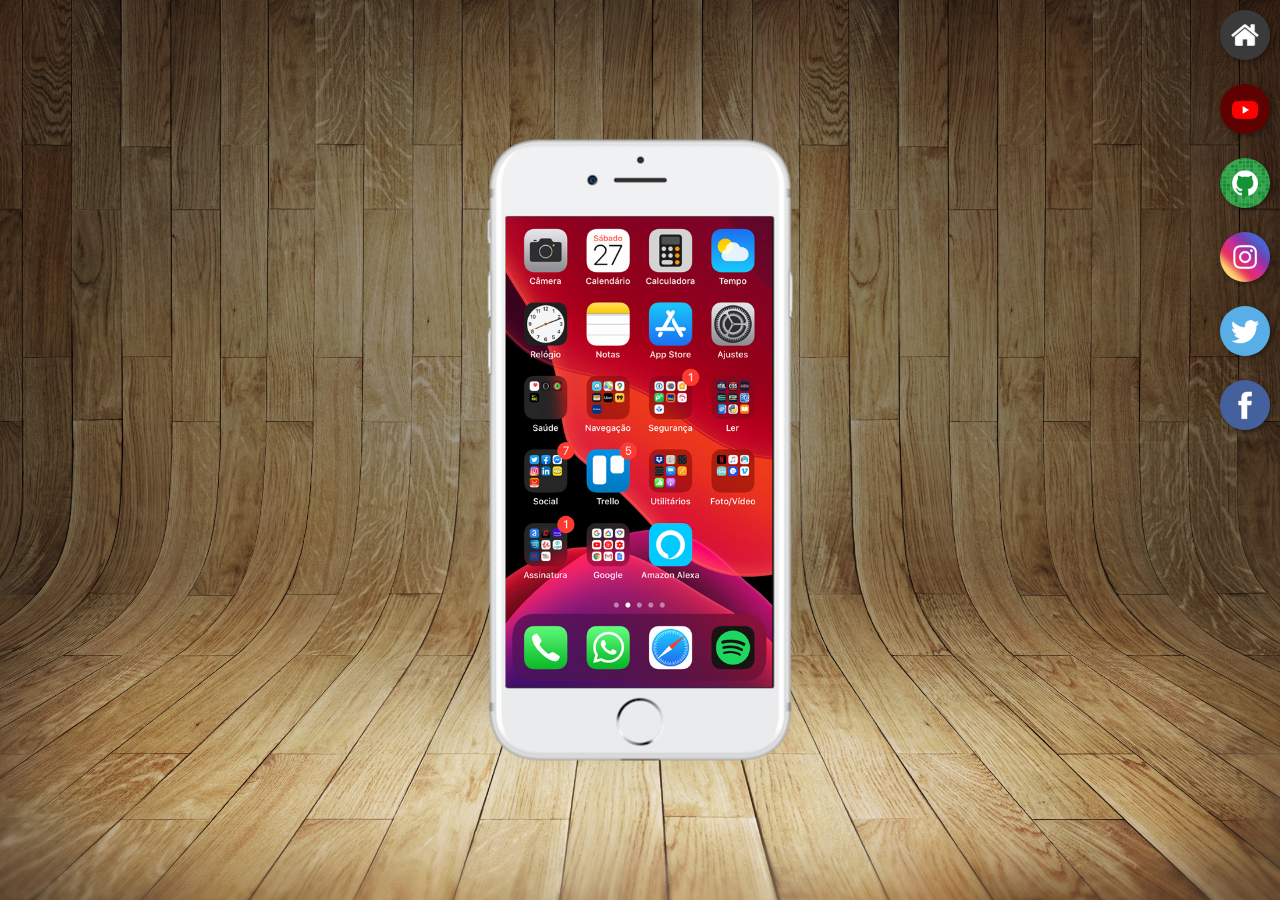
<file: index.html>
<!DOCTYPE html>
<html lang="pt-br">
<head>
    <meta charset="UTF-8">
    <meta name="viewport" content="width=device-width, initial-scale=1.0">
    <title>Projeto Redes Sociais</title>
    <link rel="shortcut icon" href="favicon.ico" type="image/x-icon">
    <link rel="stylesheet" href="css/style.css">
</head>
<body>
    <main>
        <section id="telefone">
            <iframe src="home.html" name="tela" id="tela" frameborder="0">
                Seu navegador não é compatível com isso.
            </iframe>
        </section>

        <section id="redes-sociais">
            <a href="home.html" target="tela"><img src="imagens/logo-home.jpg" alt="Home"></a> <br>
            <a href="html/youtube.html" target="tela"><img src="imagens/logo-youtube.jpg" alt="Youtube"></a> <br>
            <a href="html/GitHub.html" target="tela"><img src="imagens/logo-github.jpg" alt="Github"></a> <br>
            <a href="html/instagram.html" target="tela"><img src="imagens/logo-instagram.jpg" alt="Instagram"></a> <br>
            <a href="html/twitter.html" target="tela"><img src="imagens/logo-twitter.jpg" alt="Twitter"></a> <br>
            <a href="html/facebook.html" target="tela"><img src="imagens/logo-facebook.jpg" alt="Facebook"></a>
        </section>
    </main>
</body>
</html>
</file>
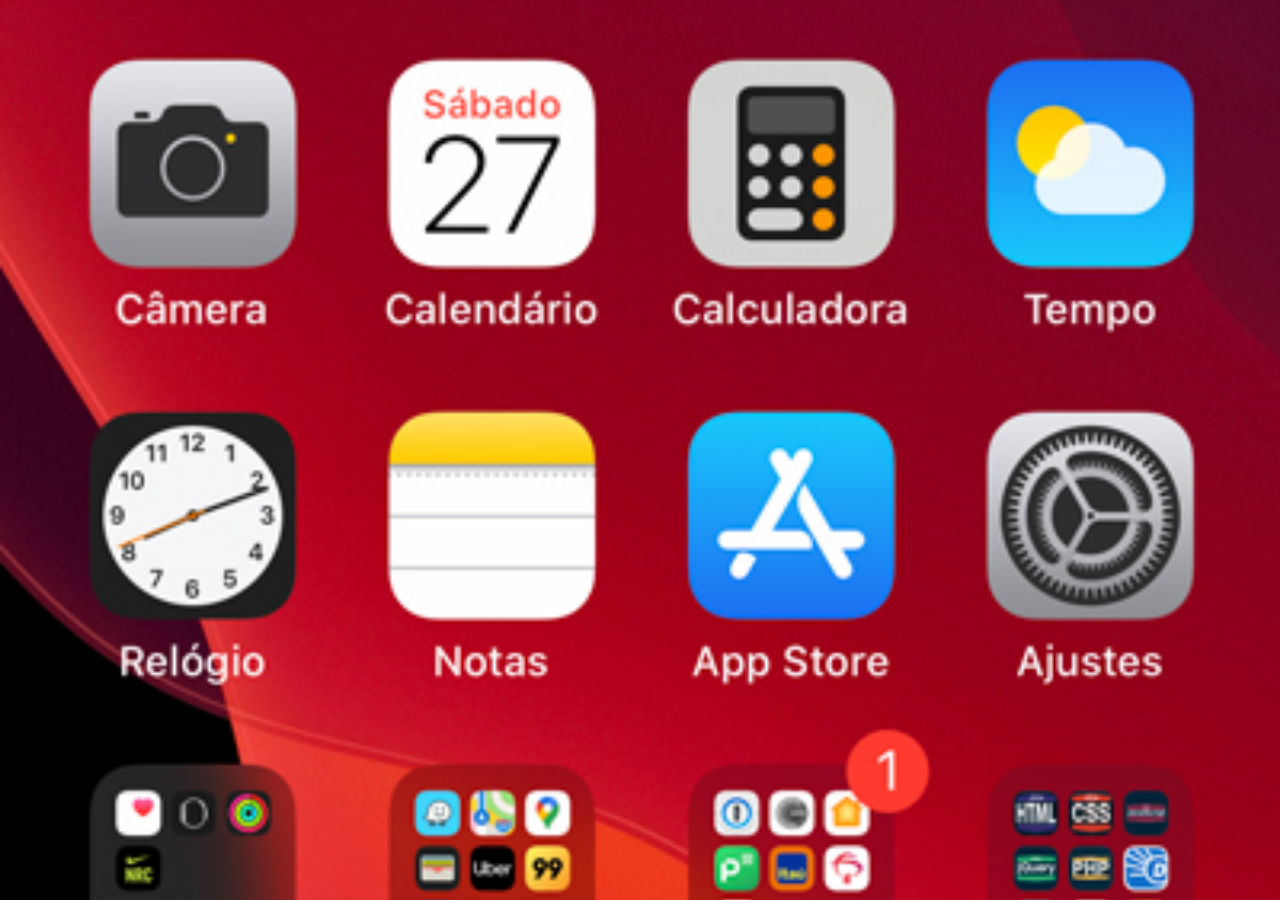
<file: home.html>
<!DOCTYPE html>
<html lang="pt-br">
<head>
    <meta charset="UTF-8">
    <meta name="viewport" content="width=device-width, initial-scale=1.0">
    <title>Home</title>
</head>
<style>
    * {
        margin: 0px;
        padding: 0px;
    }

    body{
        width: 100vw;
        height: 100vh;
        background: black url(imagens/tela-home.jpg) no-repeat top center;
        background-size: cover;
    }
</style>
<body>
    
</body>
</html>
</file>
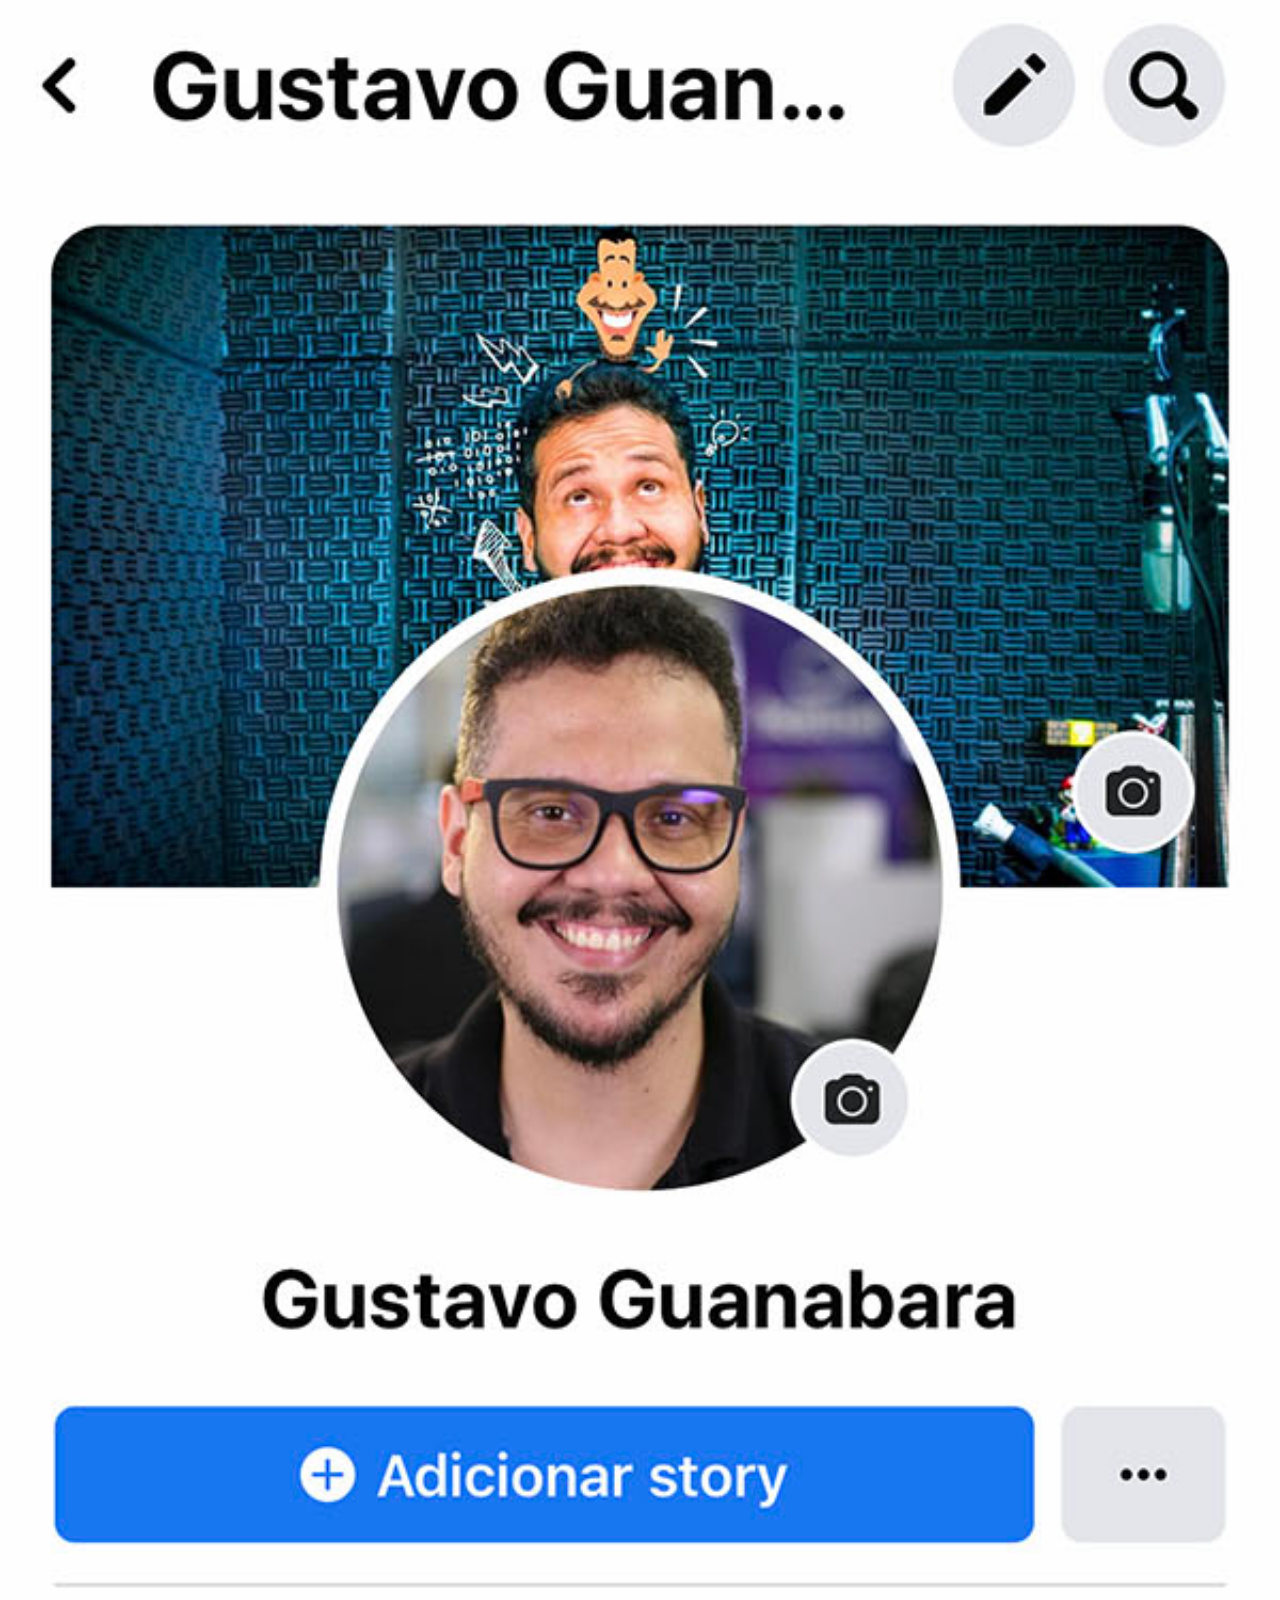
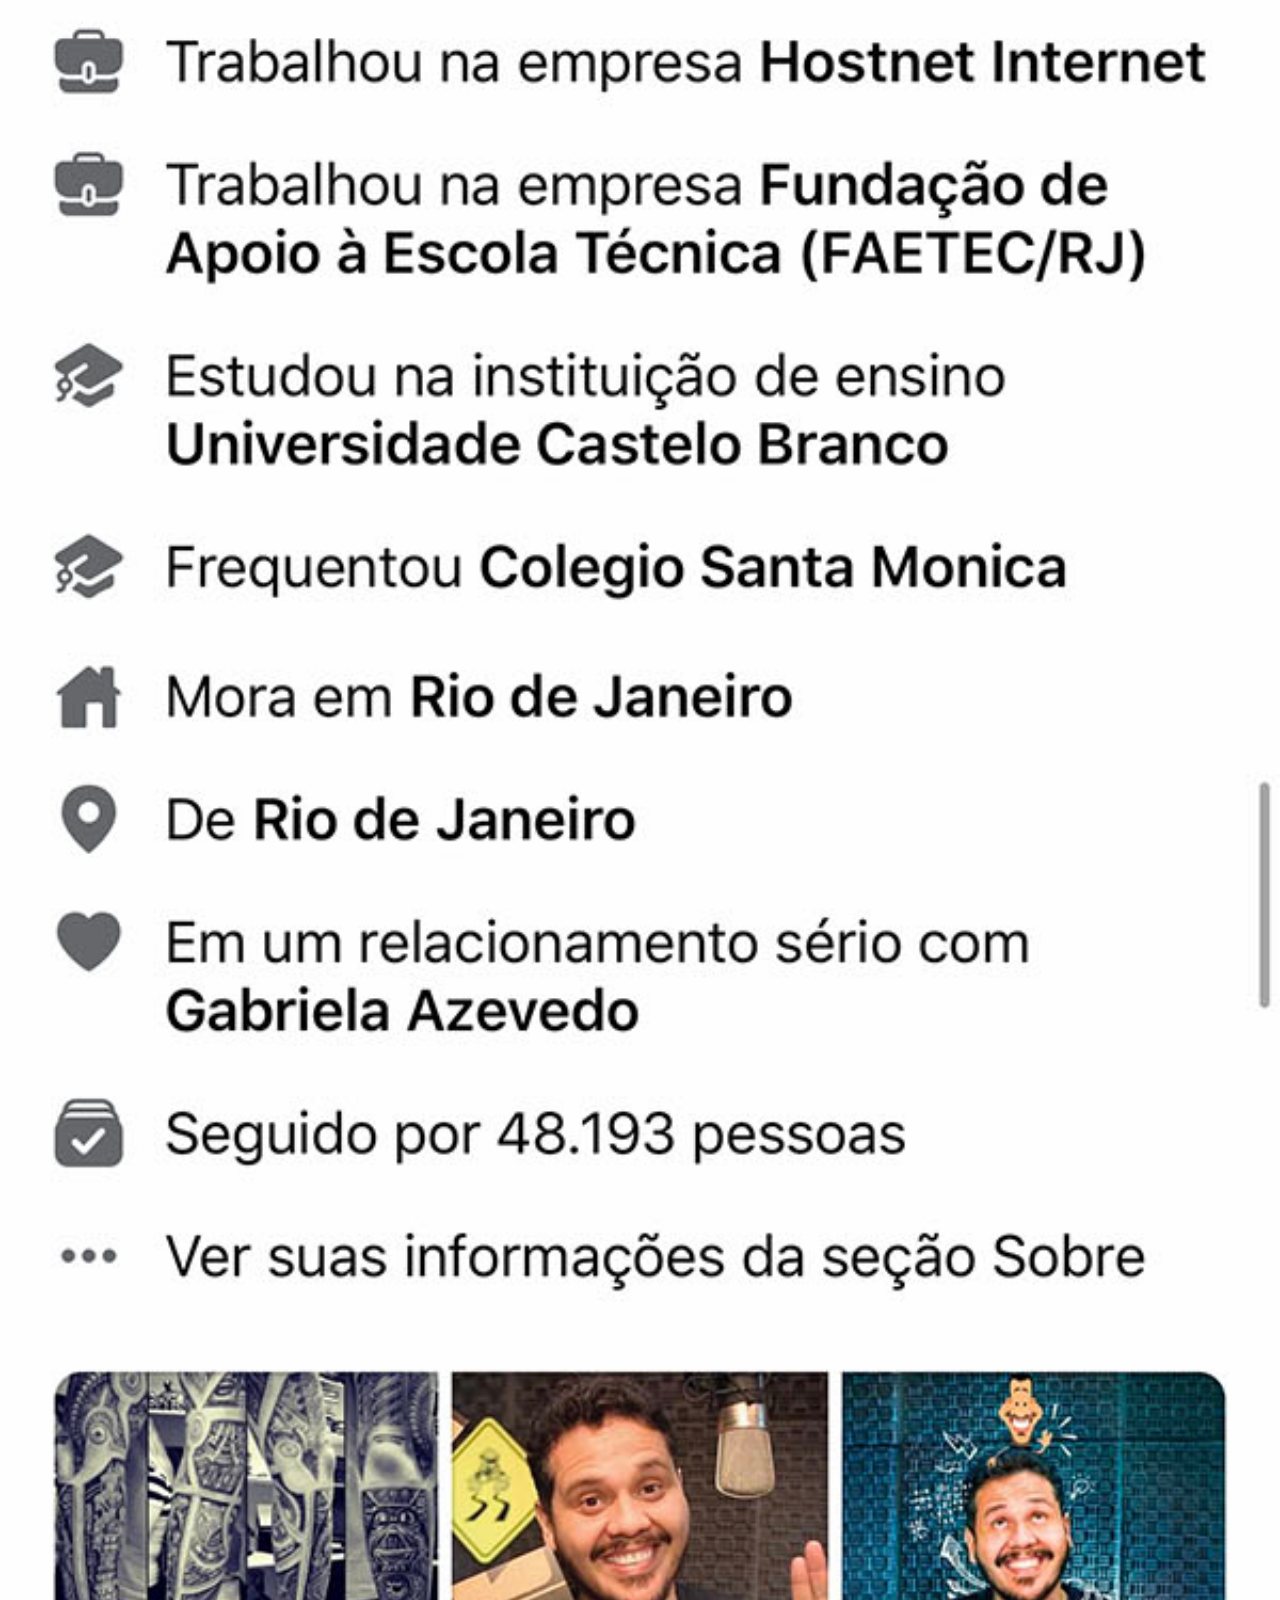
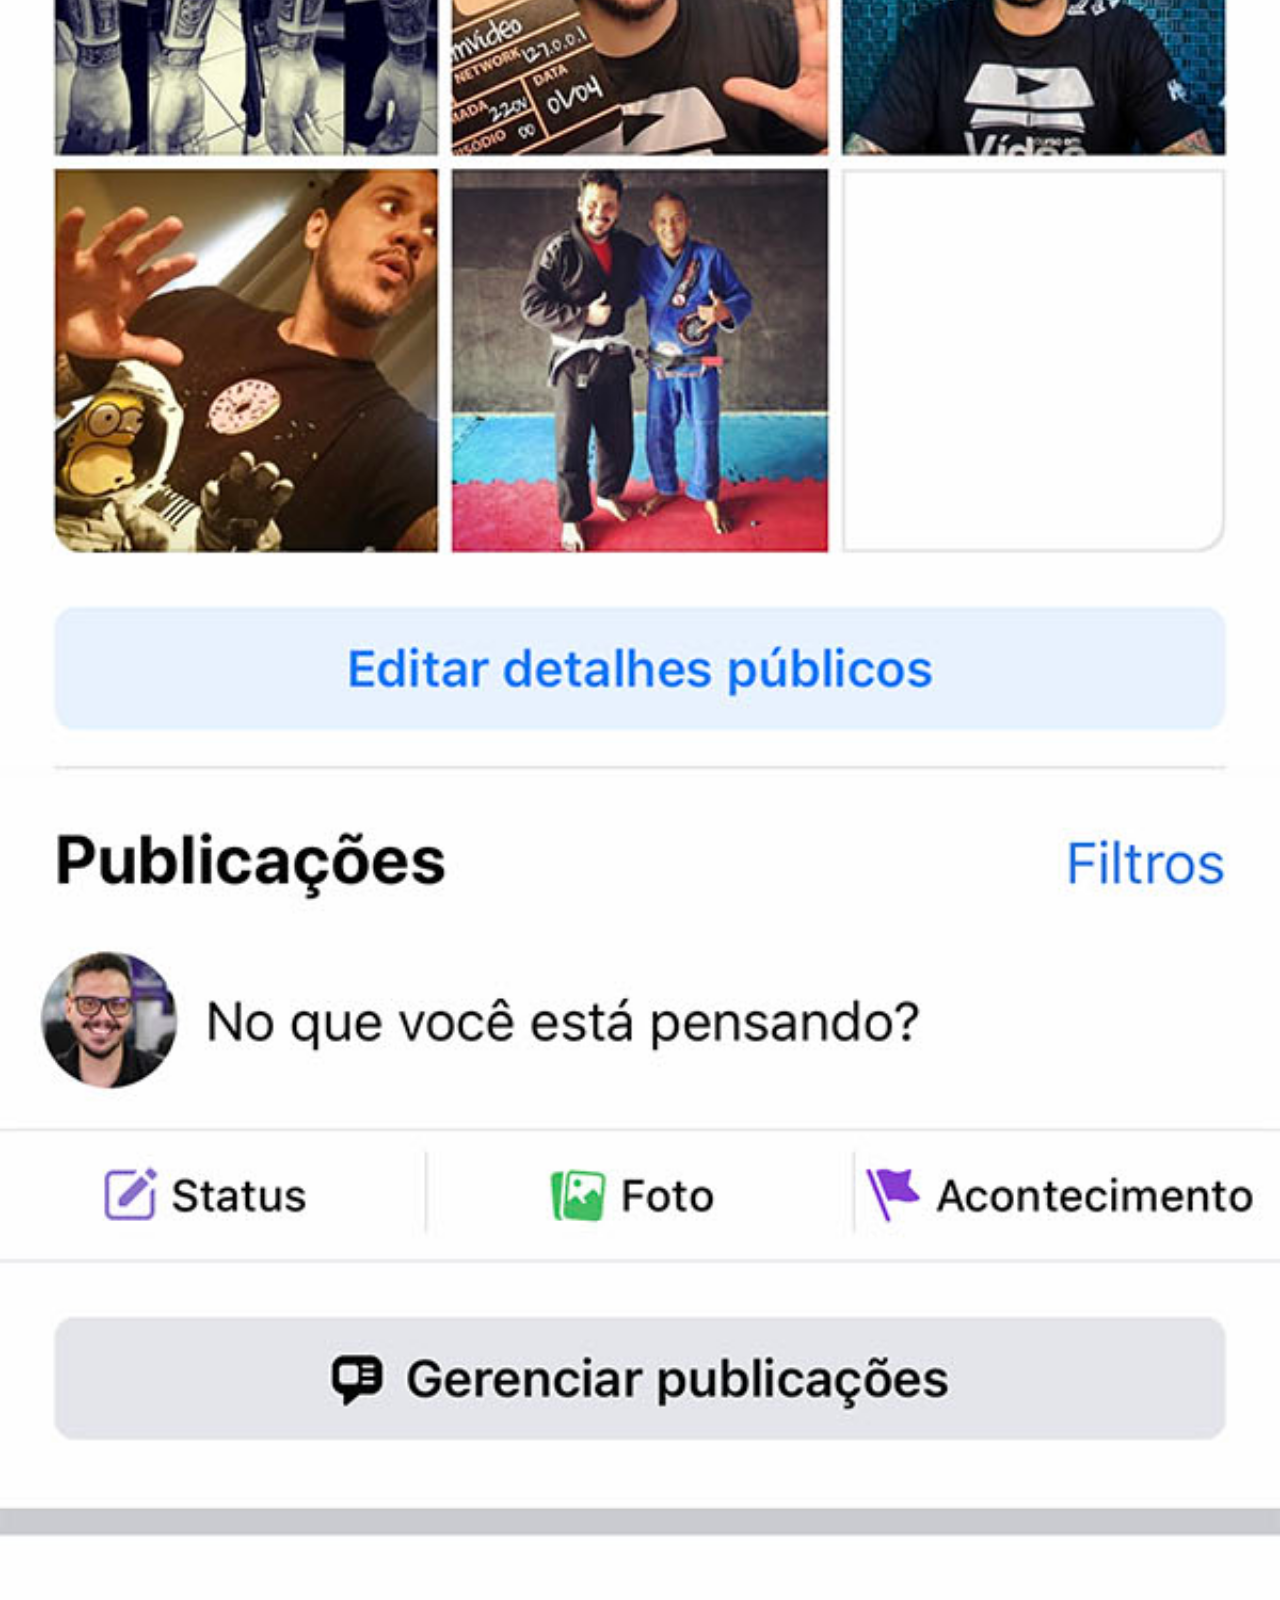
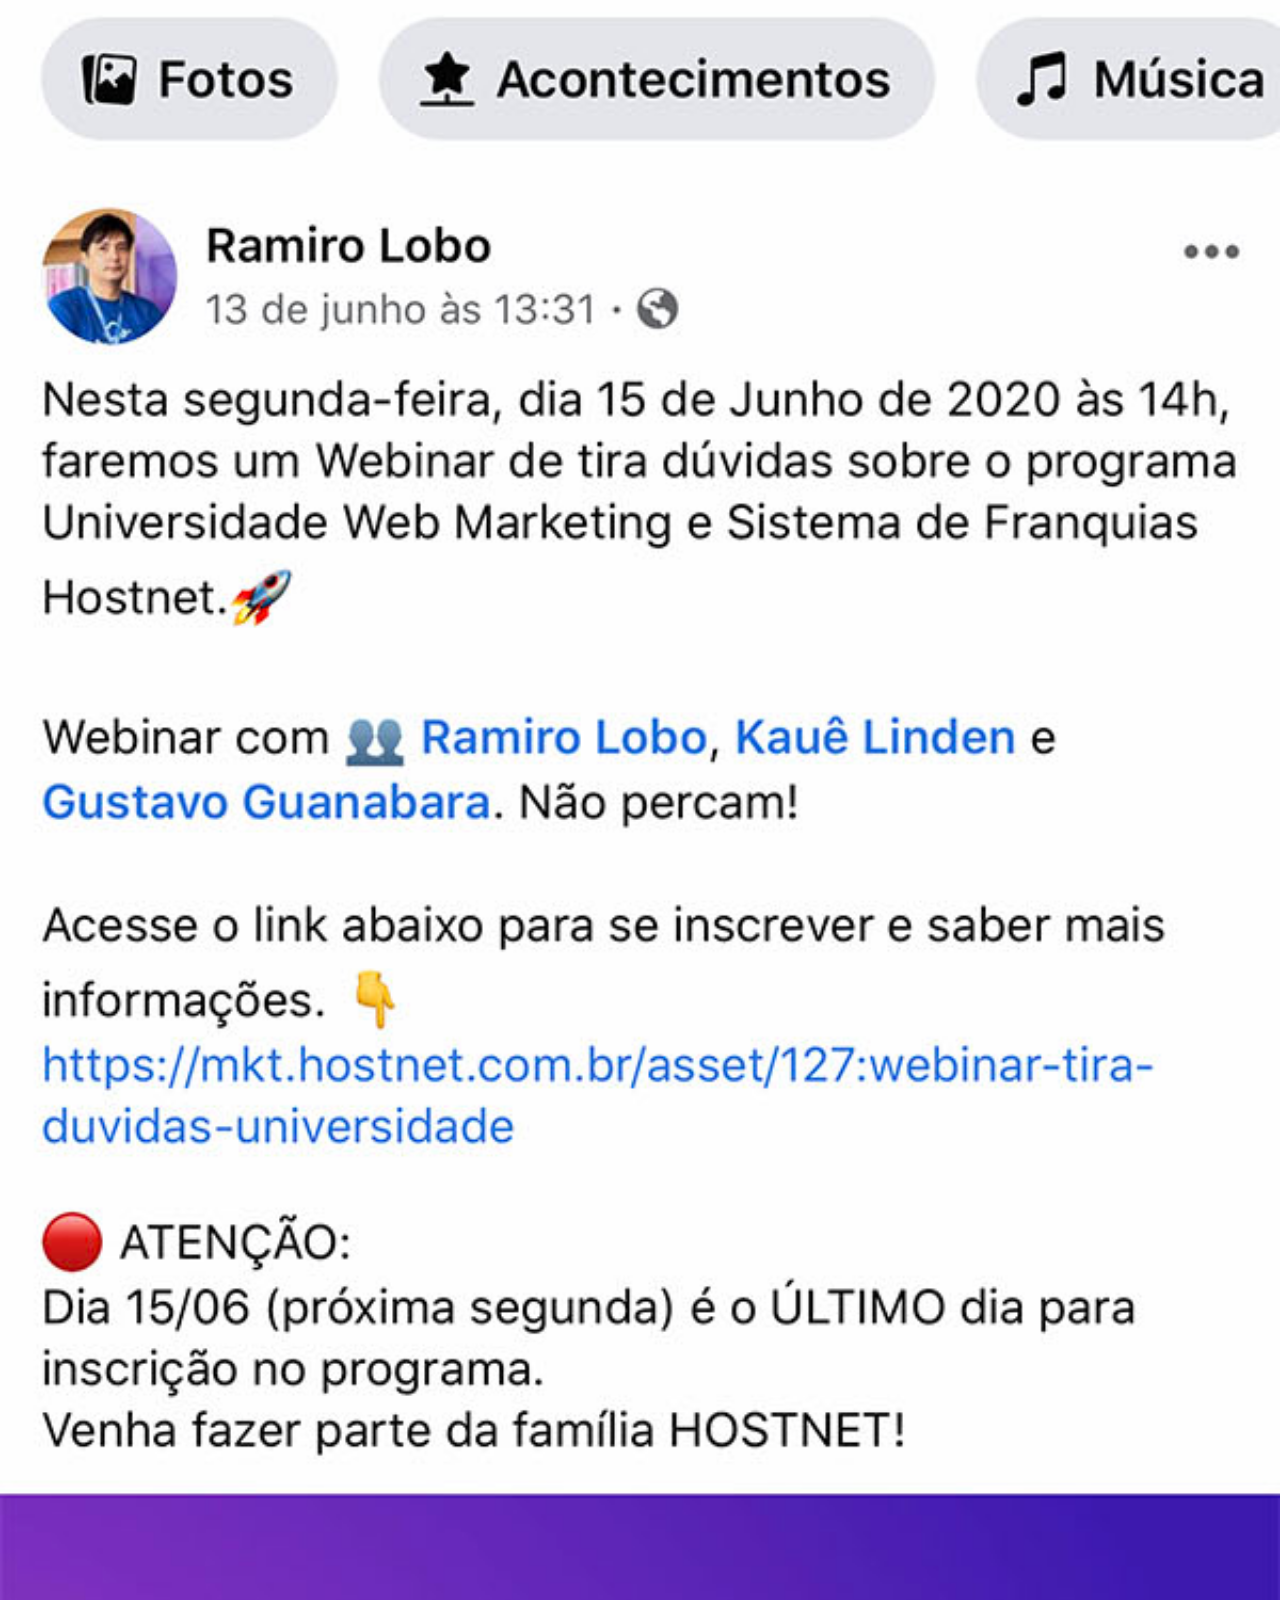
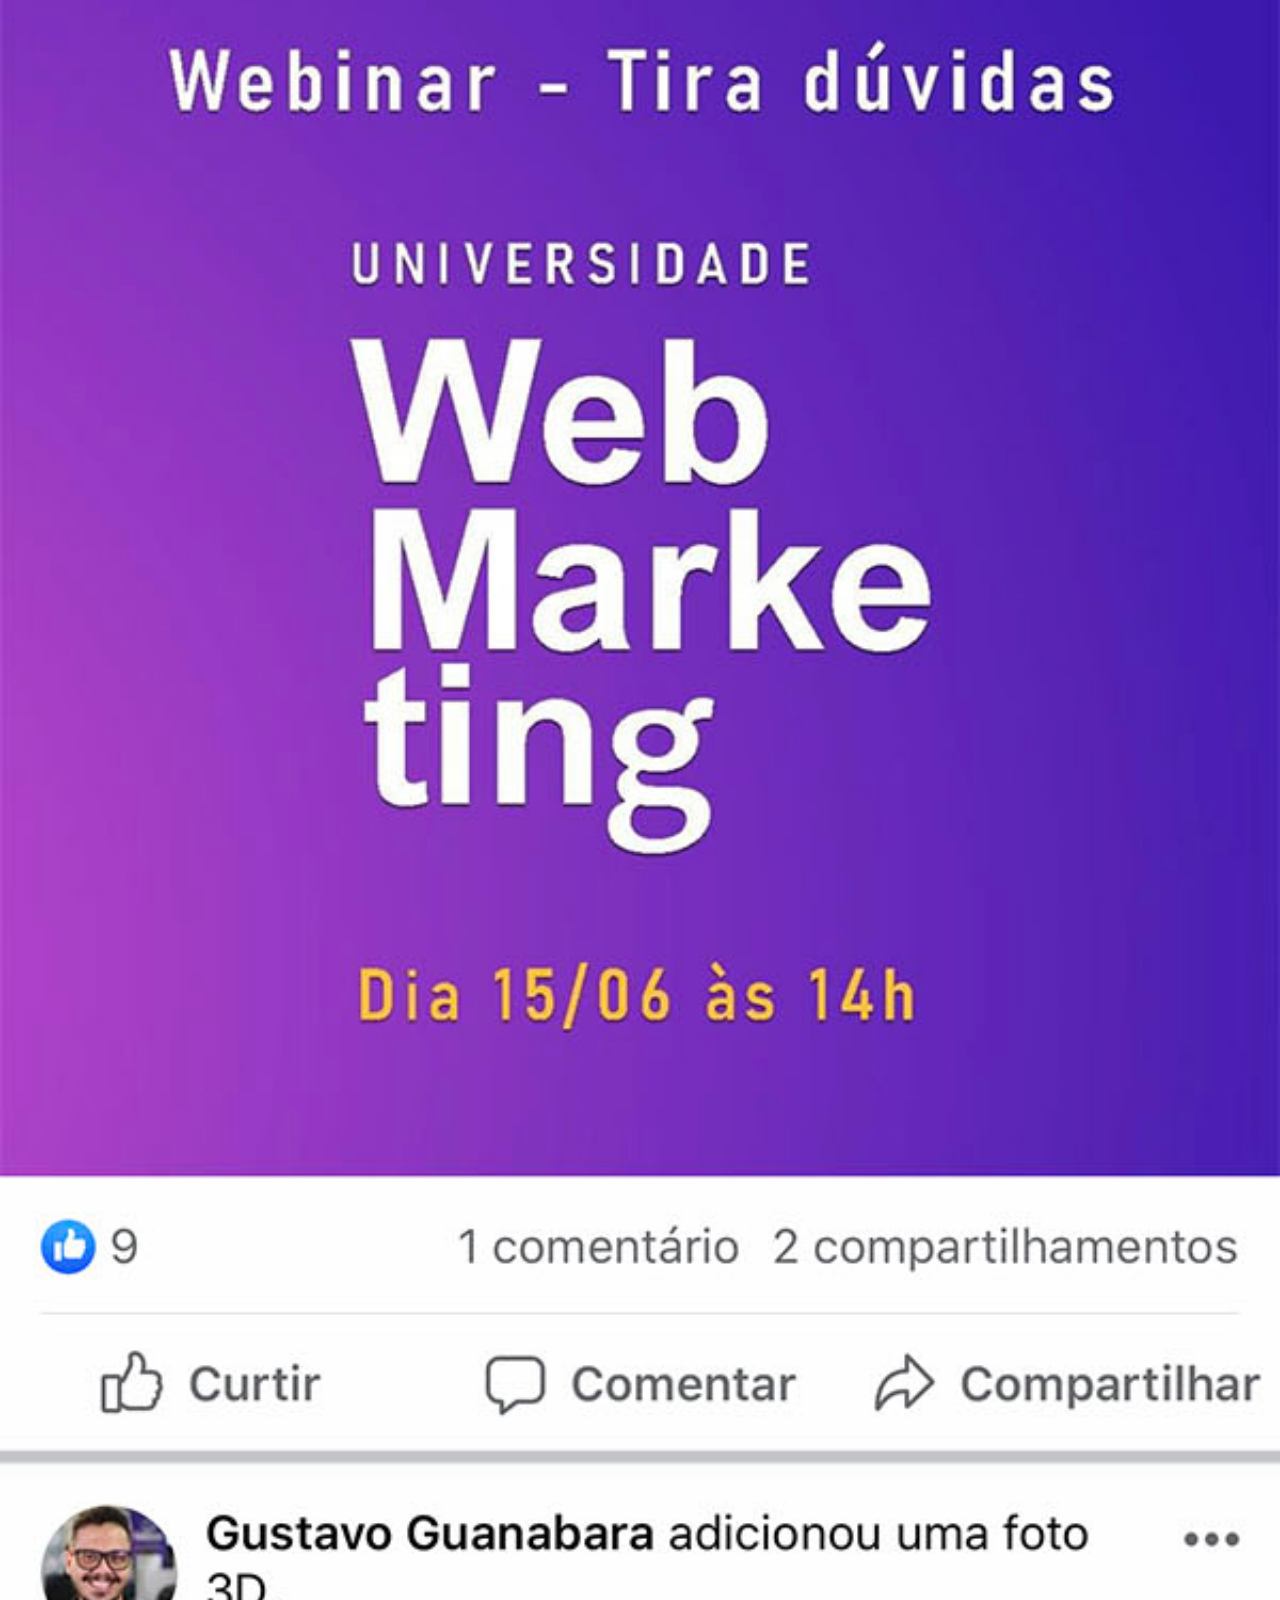
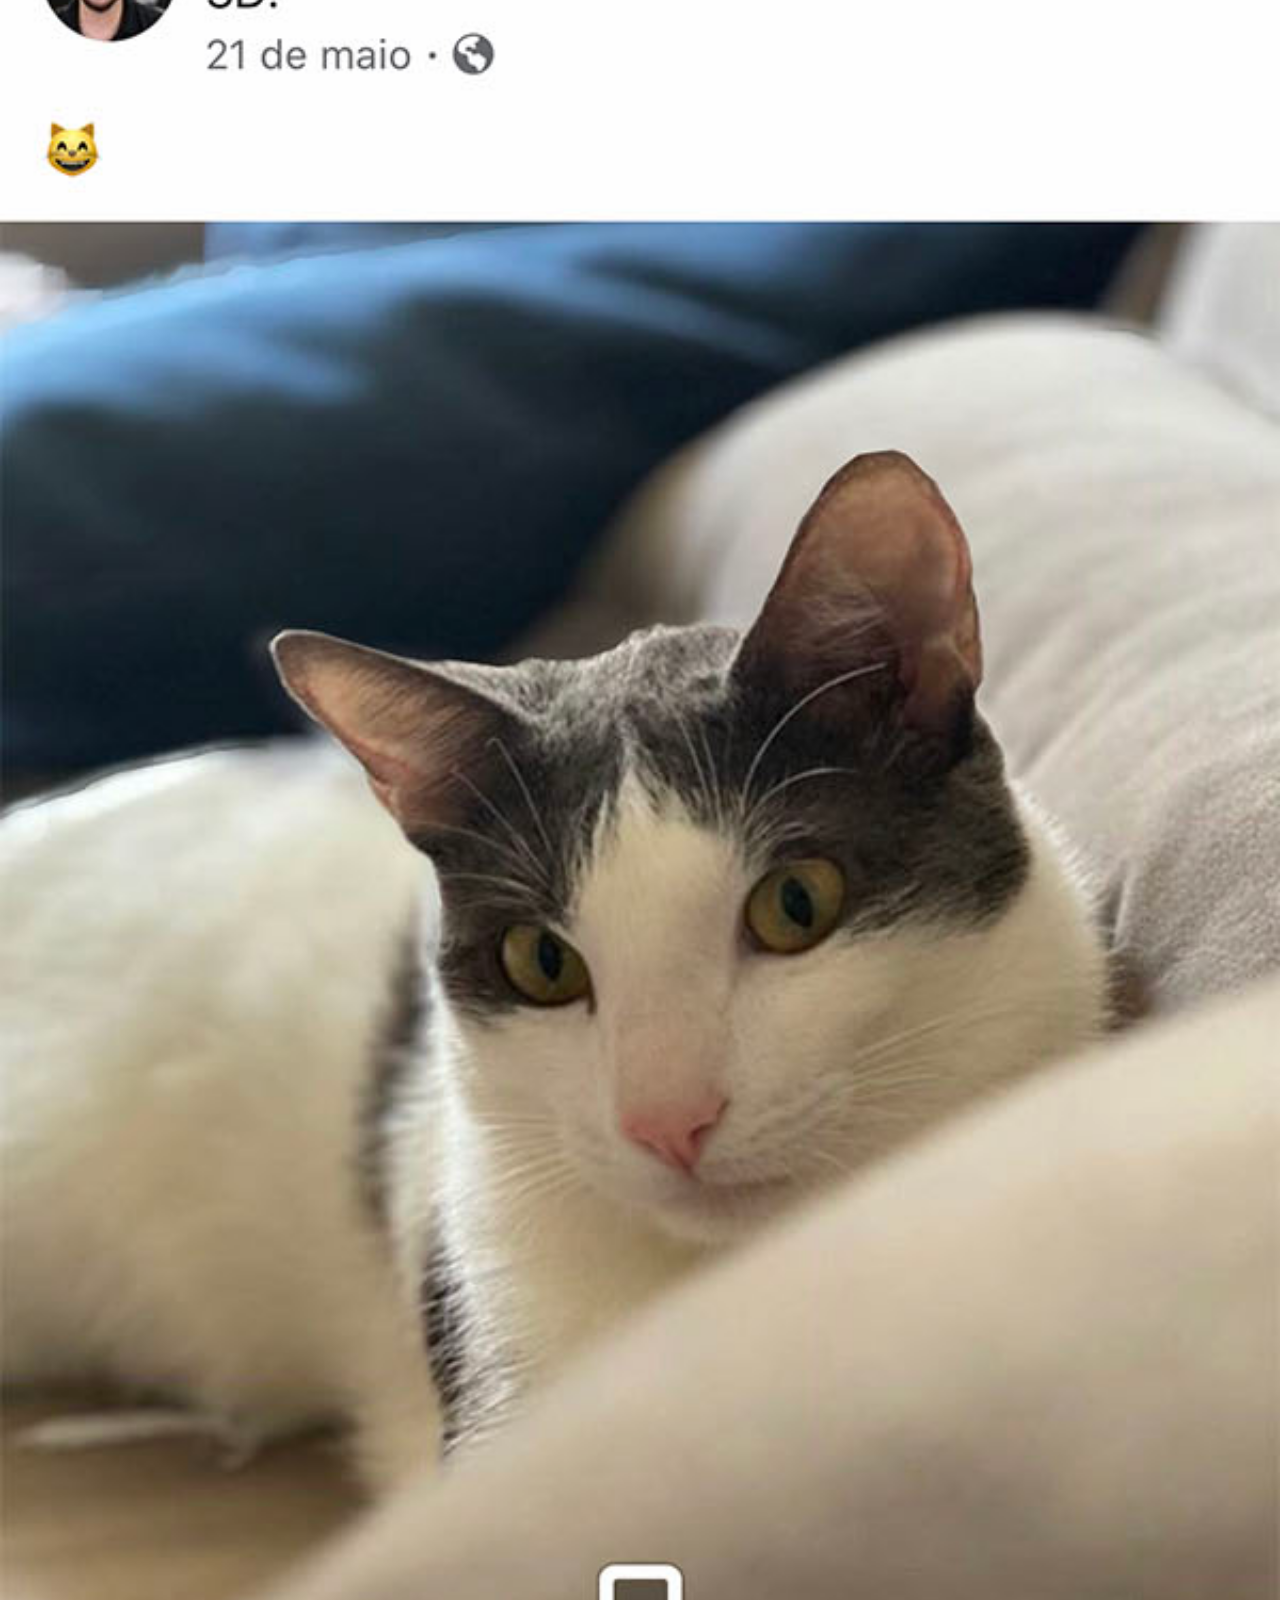
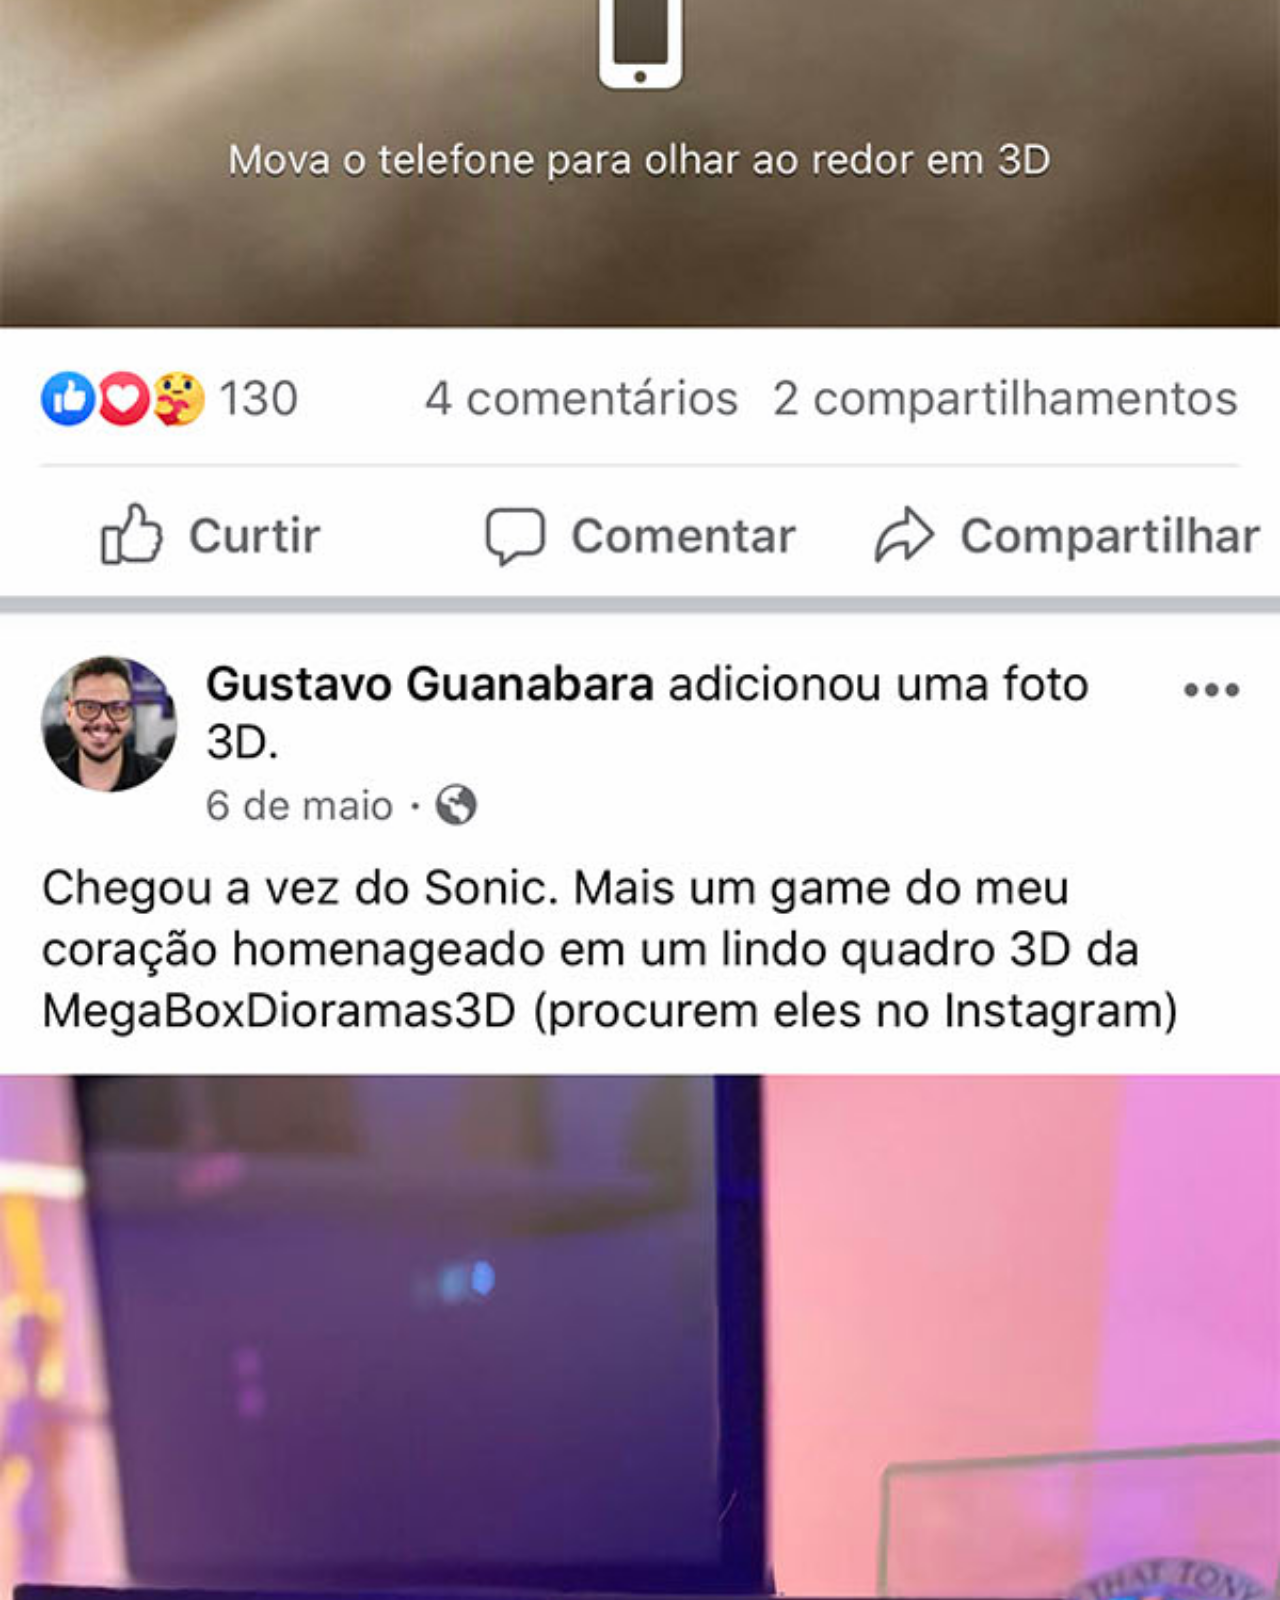
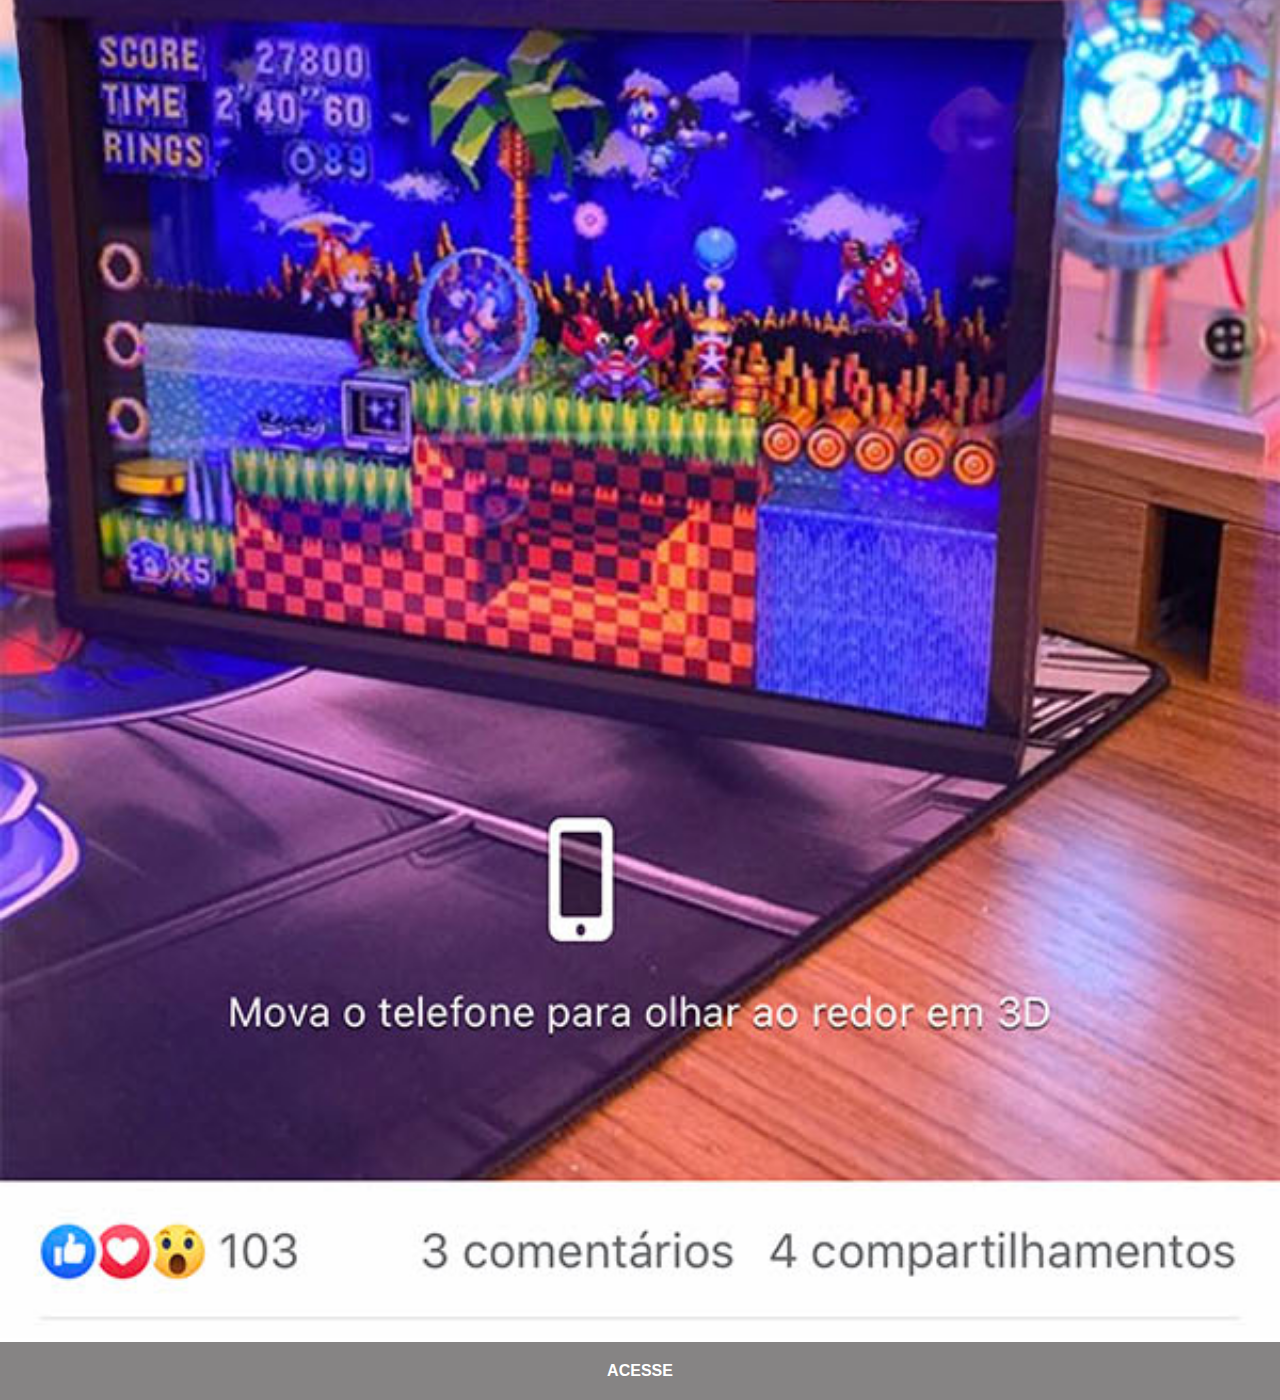
<file: html/facebook.html>
<!DOCTYPE html>
<html lang="pt-br">
<head>
    <meta charset="UTF-8">
    <meta name="viewport" content="width=device-width, initial-scale=1.0">
    <title>Facebook</title>
    <link rel="stylesheet" href="../css/social.css">
</head>
<body>
    <img src="../imagens/tela-facebook.jpg" alt="Facebook">
    <a href="https://www.facebook.com/gustavoguanabara" target="_blank">ACESSE</a>
</body>
</html>
</file>
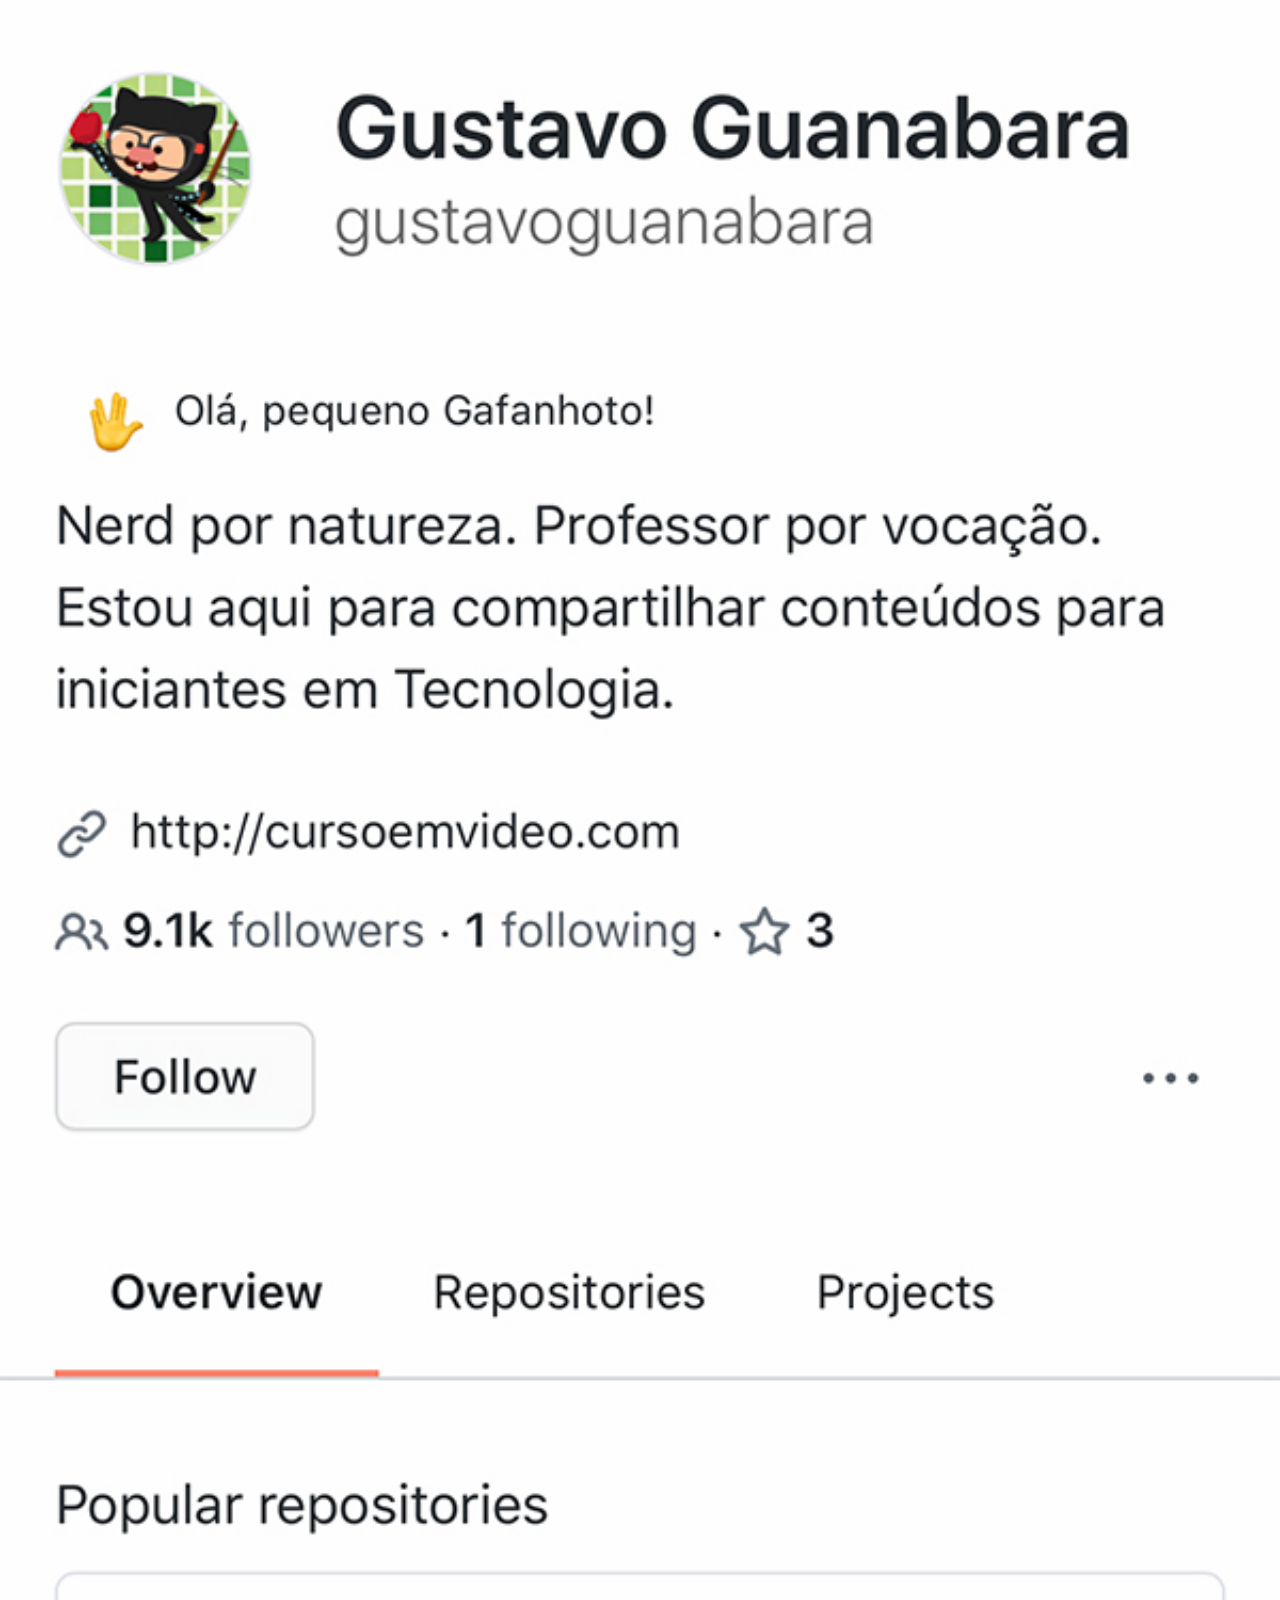
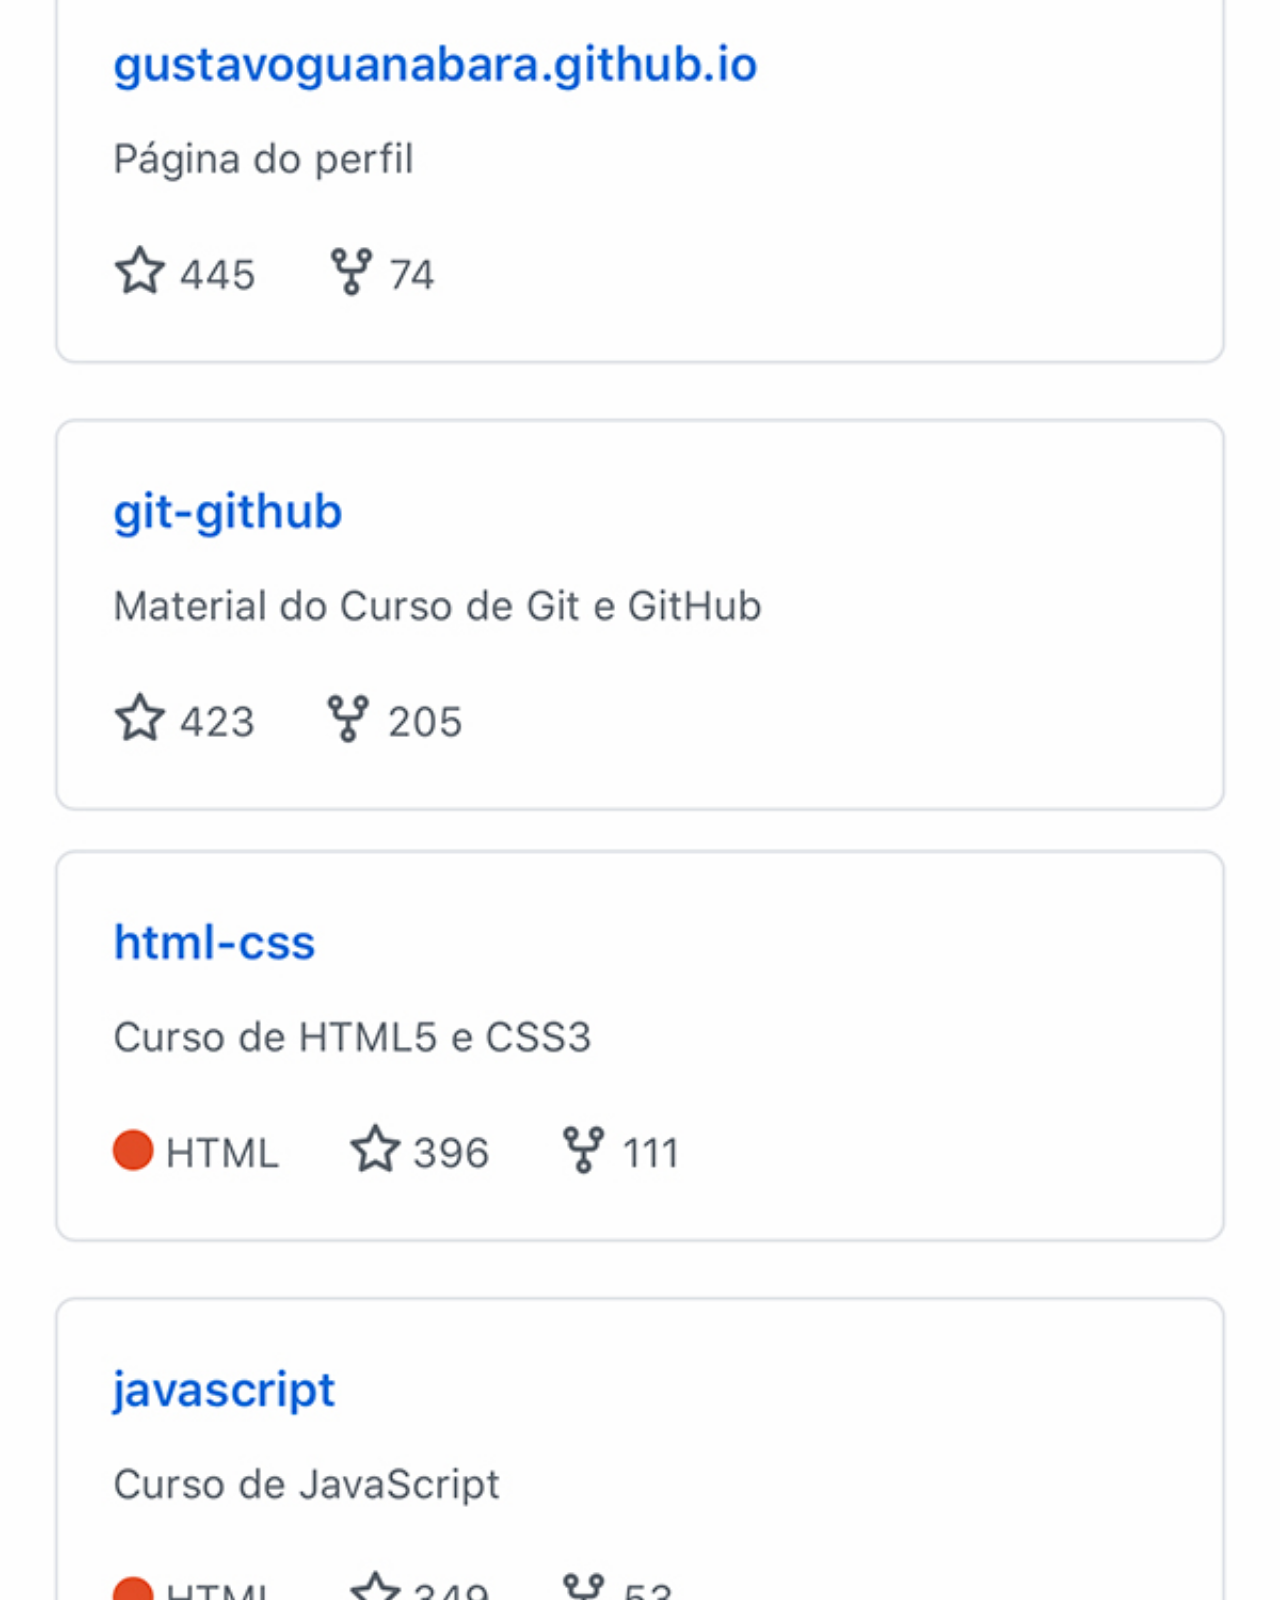
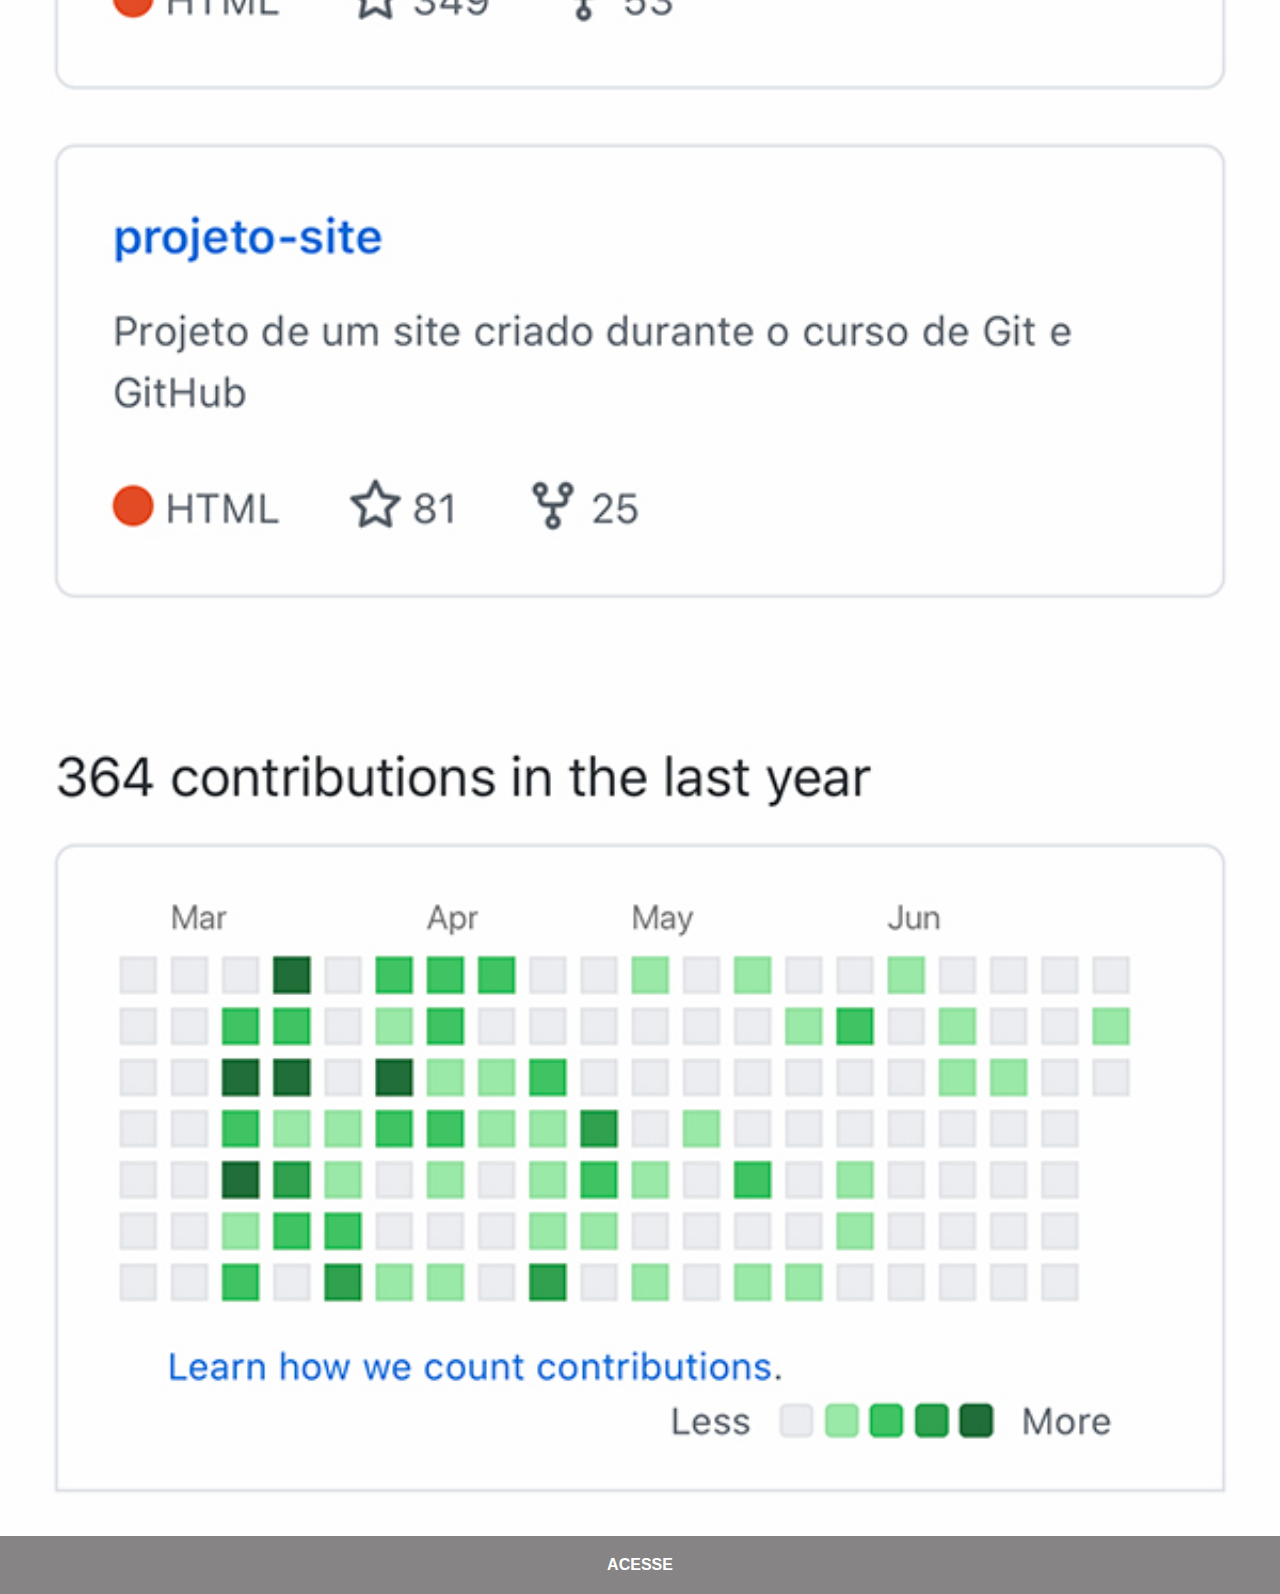
<file: html/GitHub.html>
<!DOCTYPE html>
<html lang="pt-br">
<head>
    <meta charset="UTF-8">
    <meta name="viewport" content="width=device-width, initial-scale=1.0">
    <title>GitHub</title>
    <link rel="stylesheet" href="../css/social.css">
</head>
<body>
    <img src="../imagens/tela-github.jpg" alt="GitHub">
    <a href="https://github.com/gustavoguanabara" target="_blank">ACESSE</a>
</body>
</html>
</file>
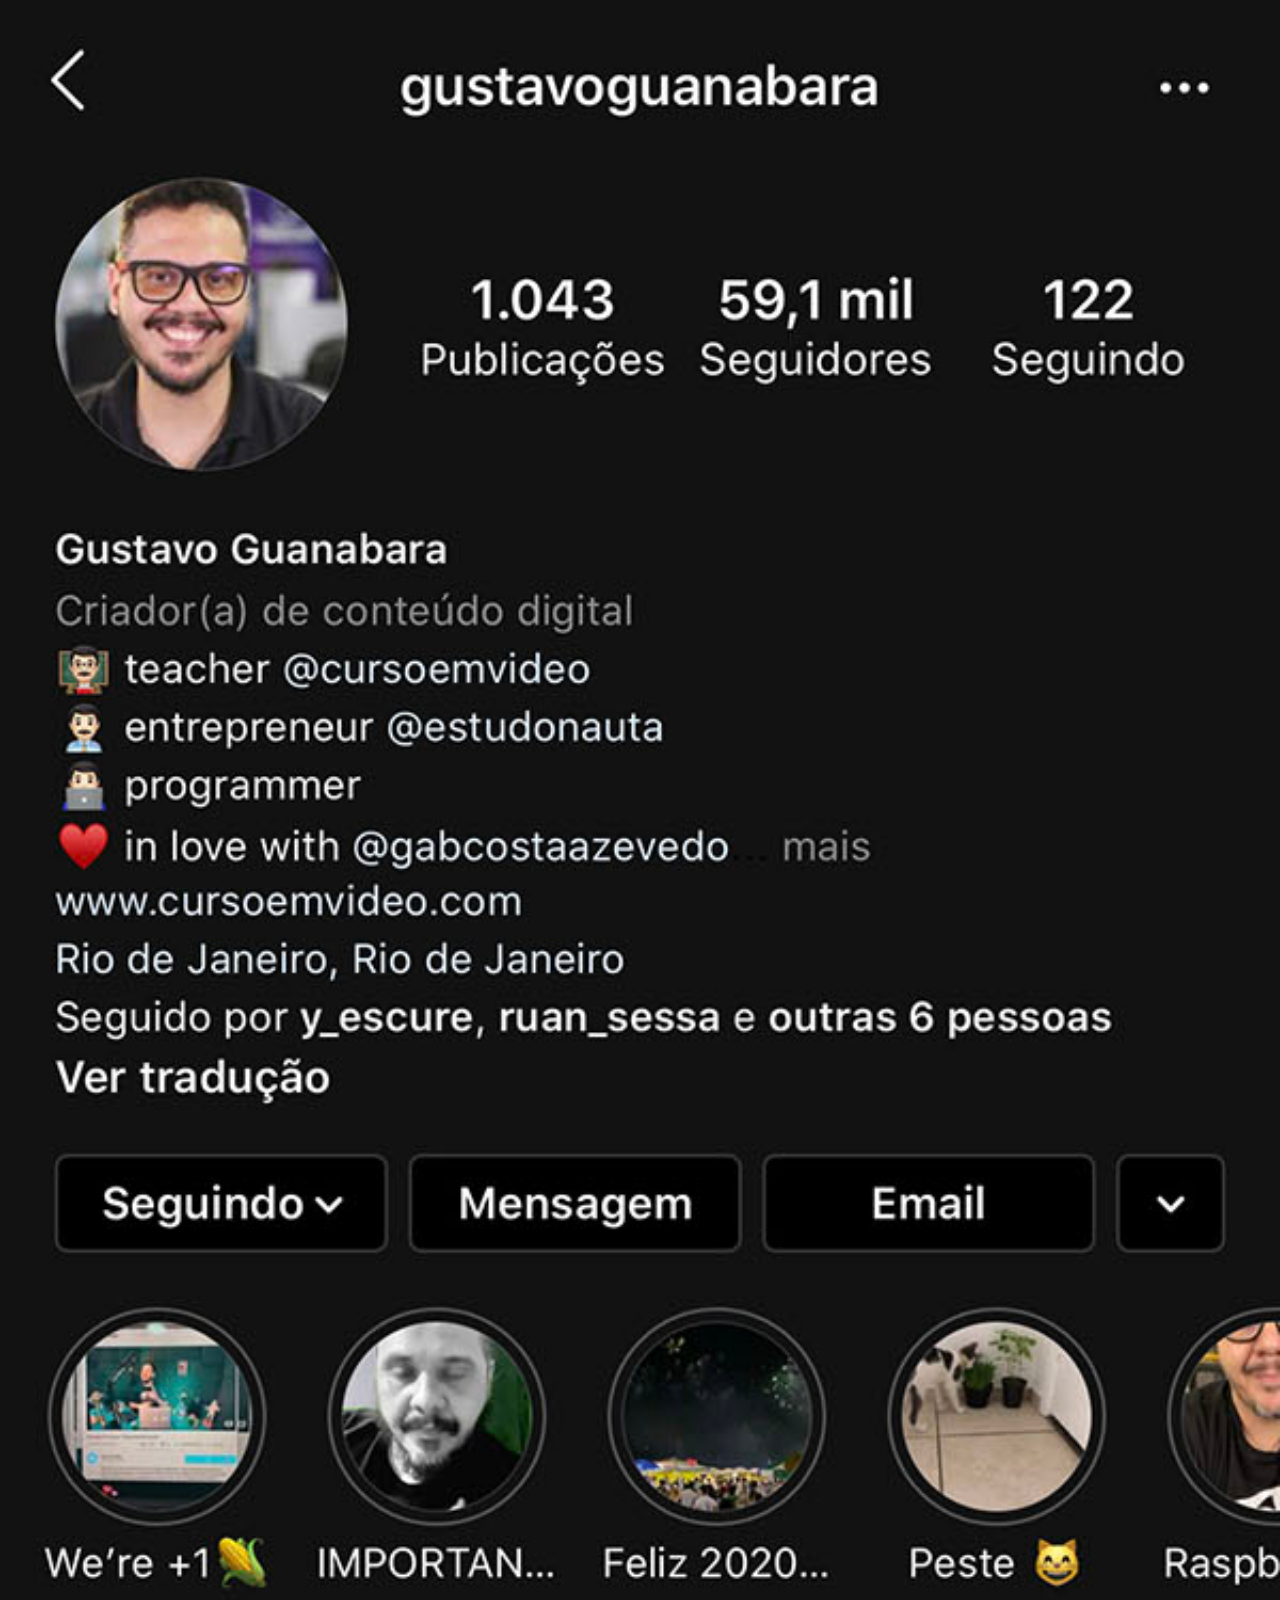
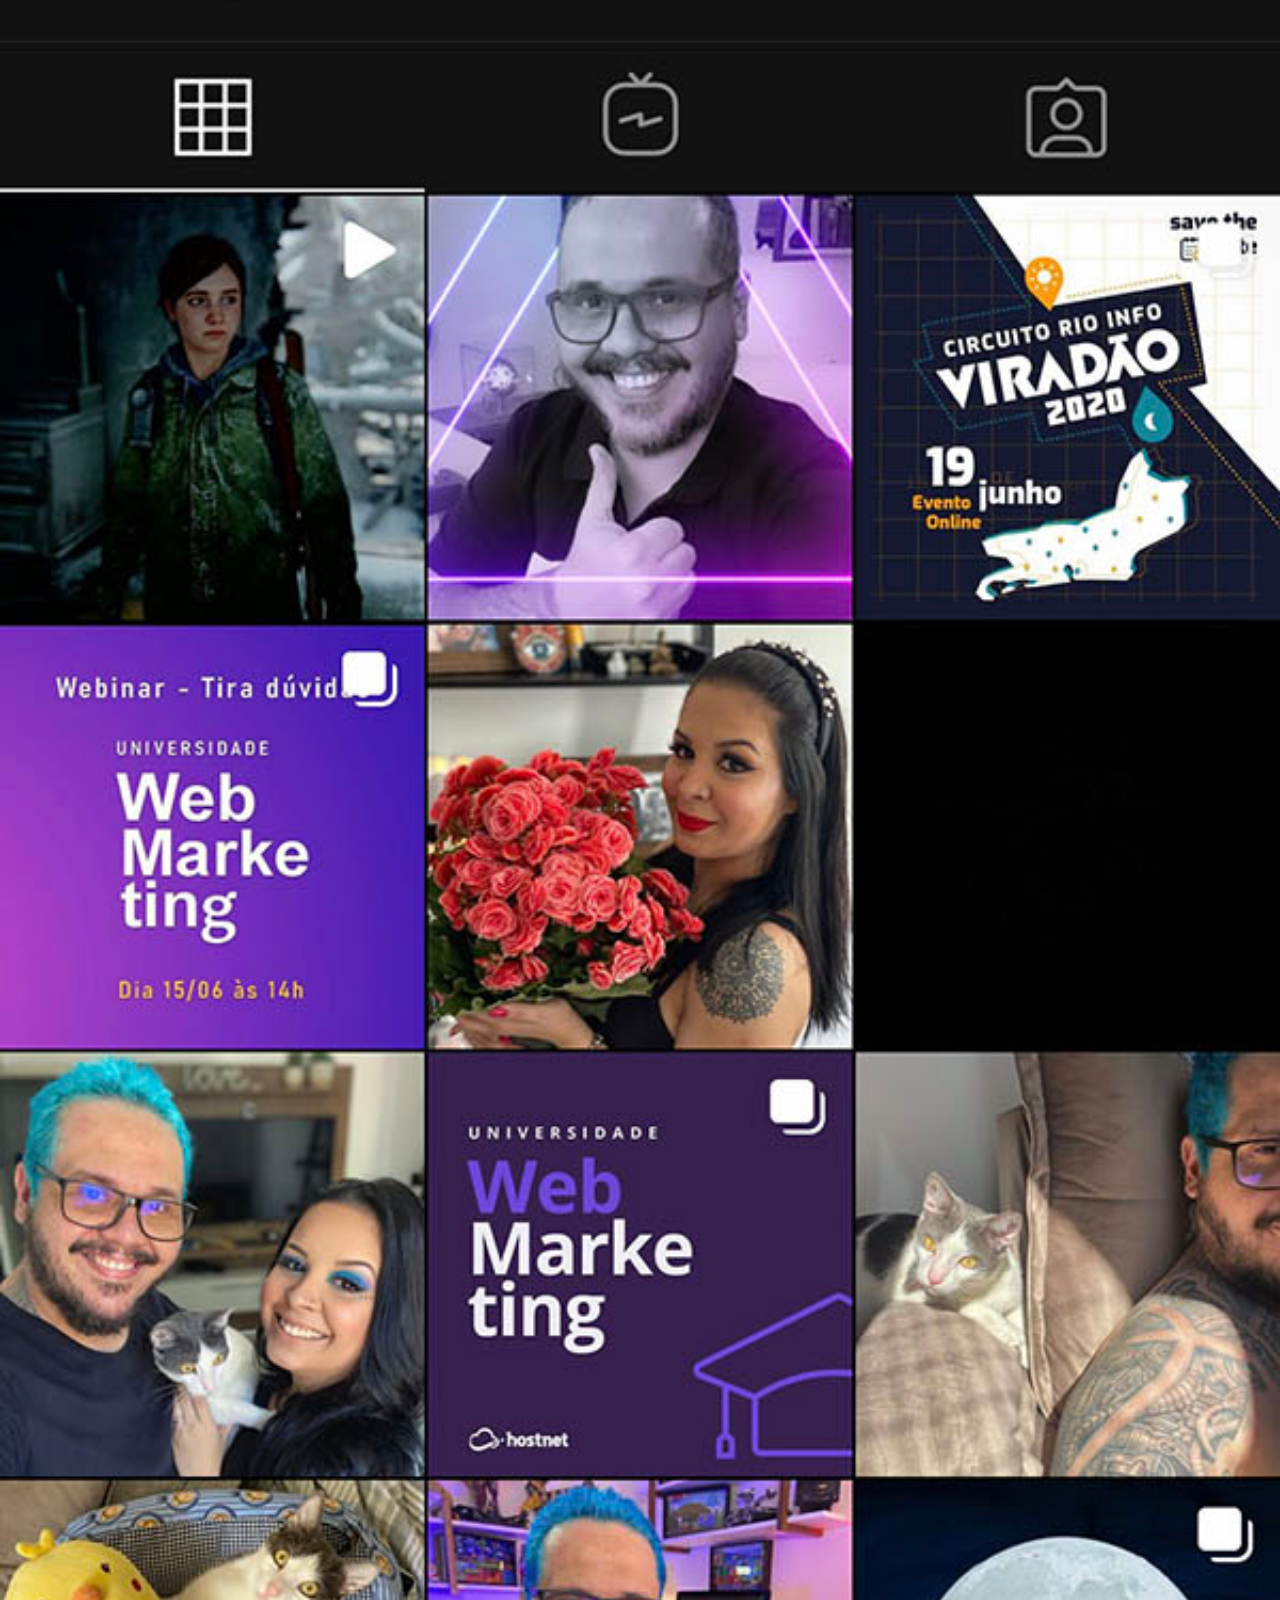
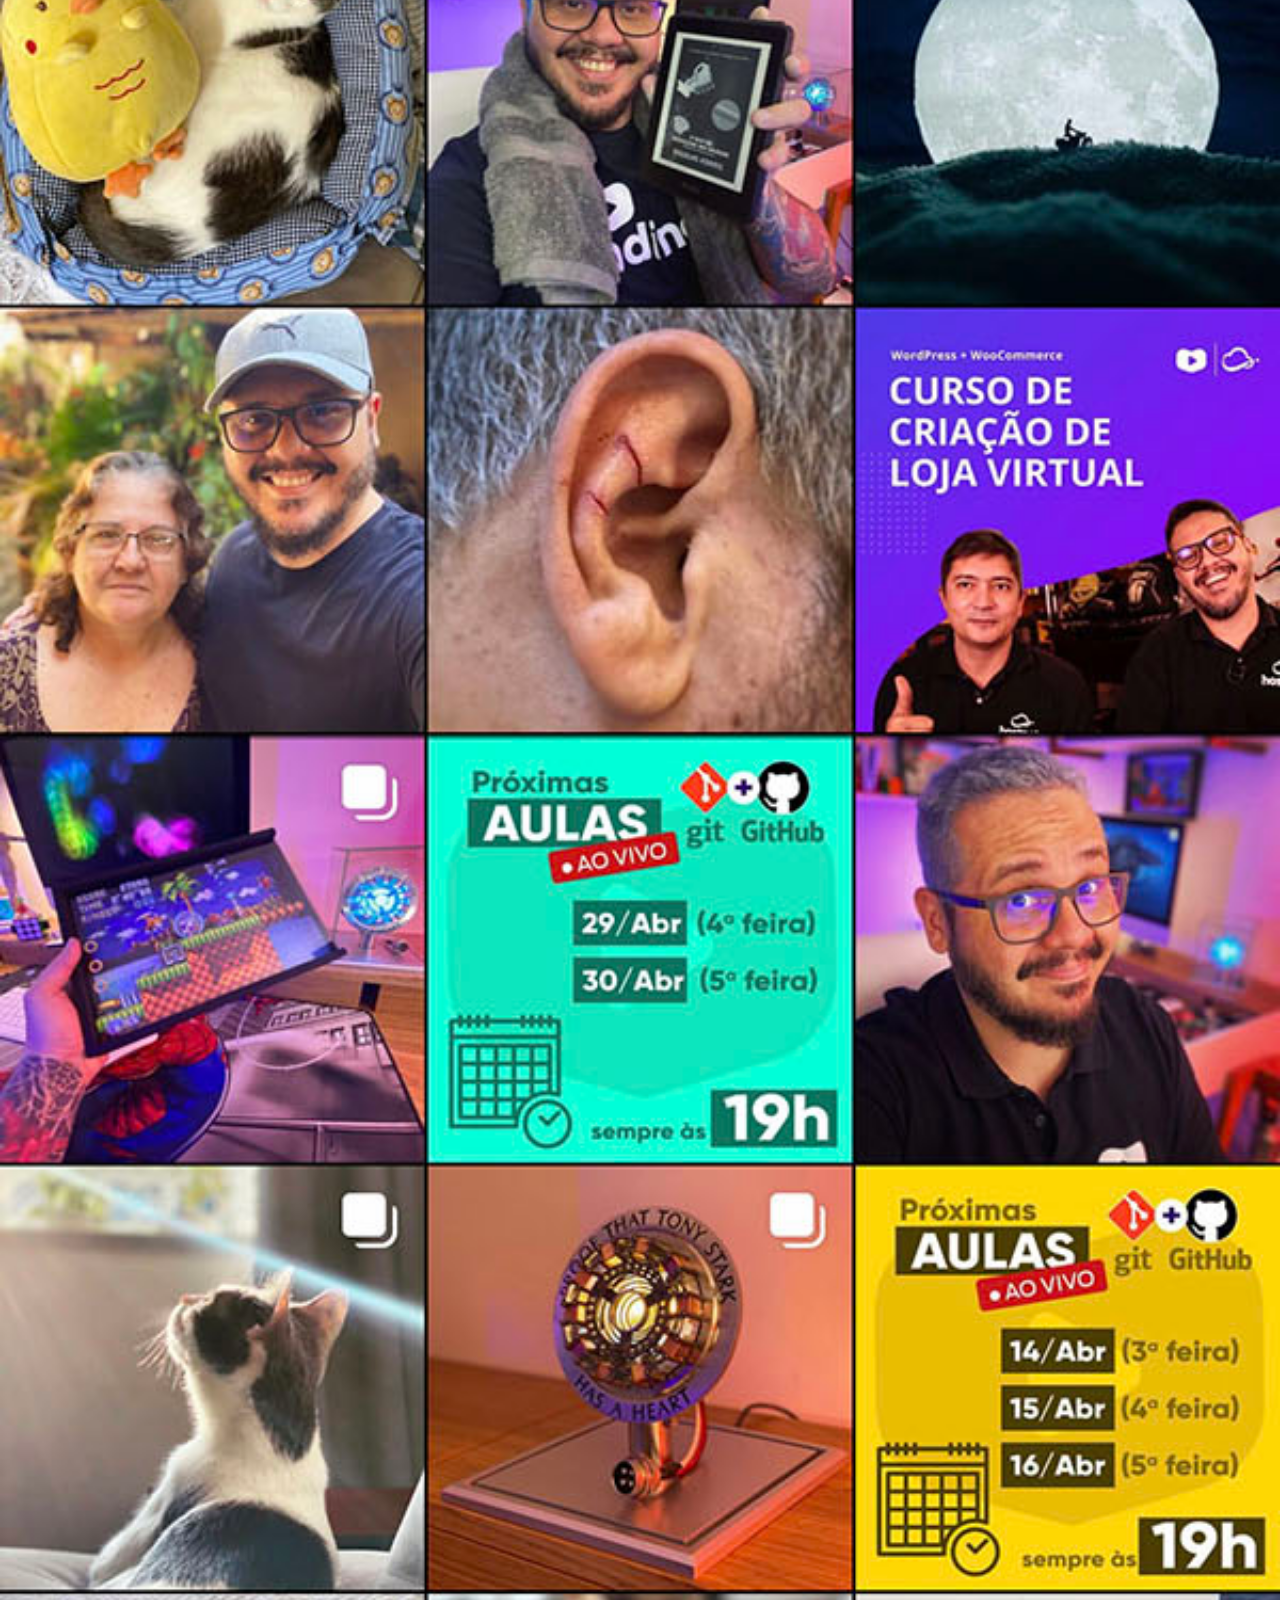
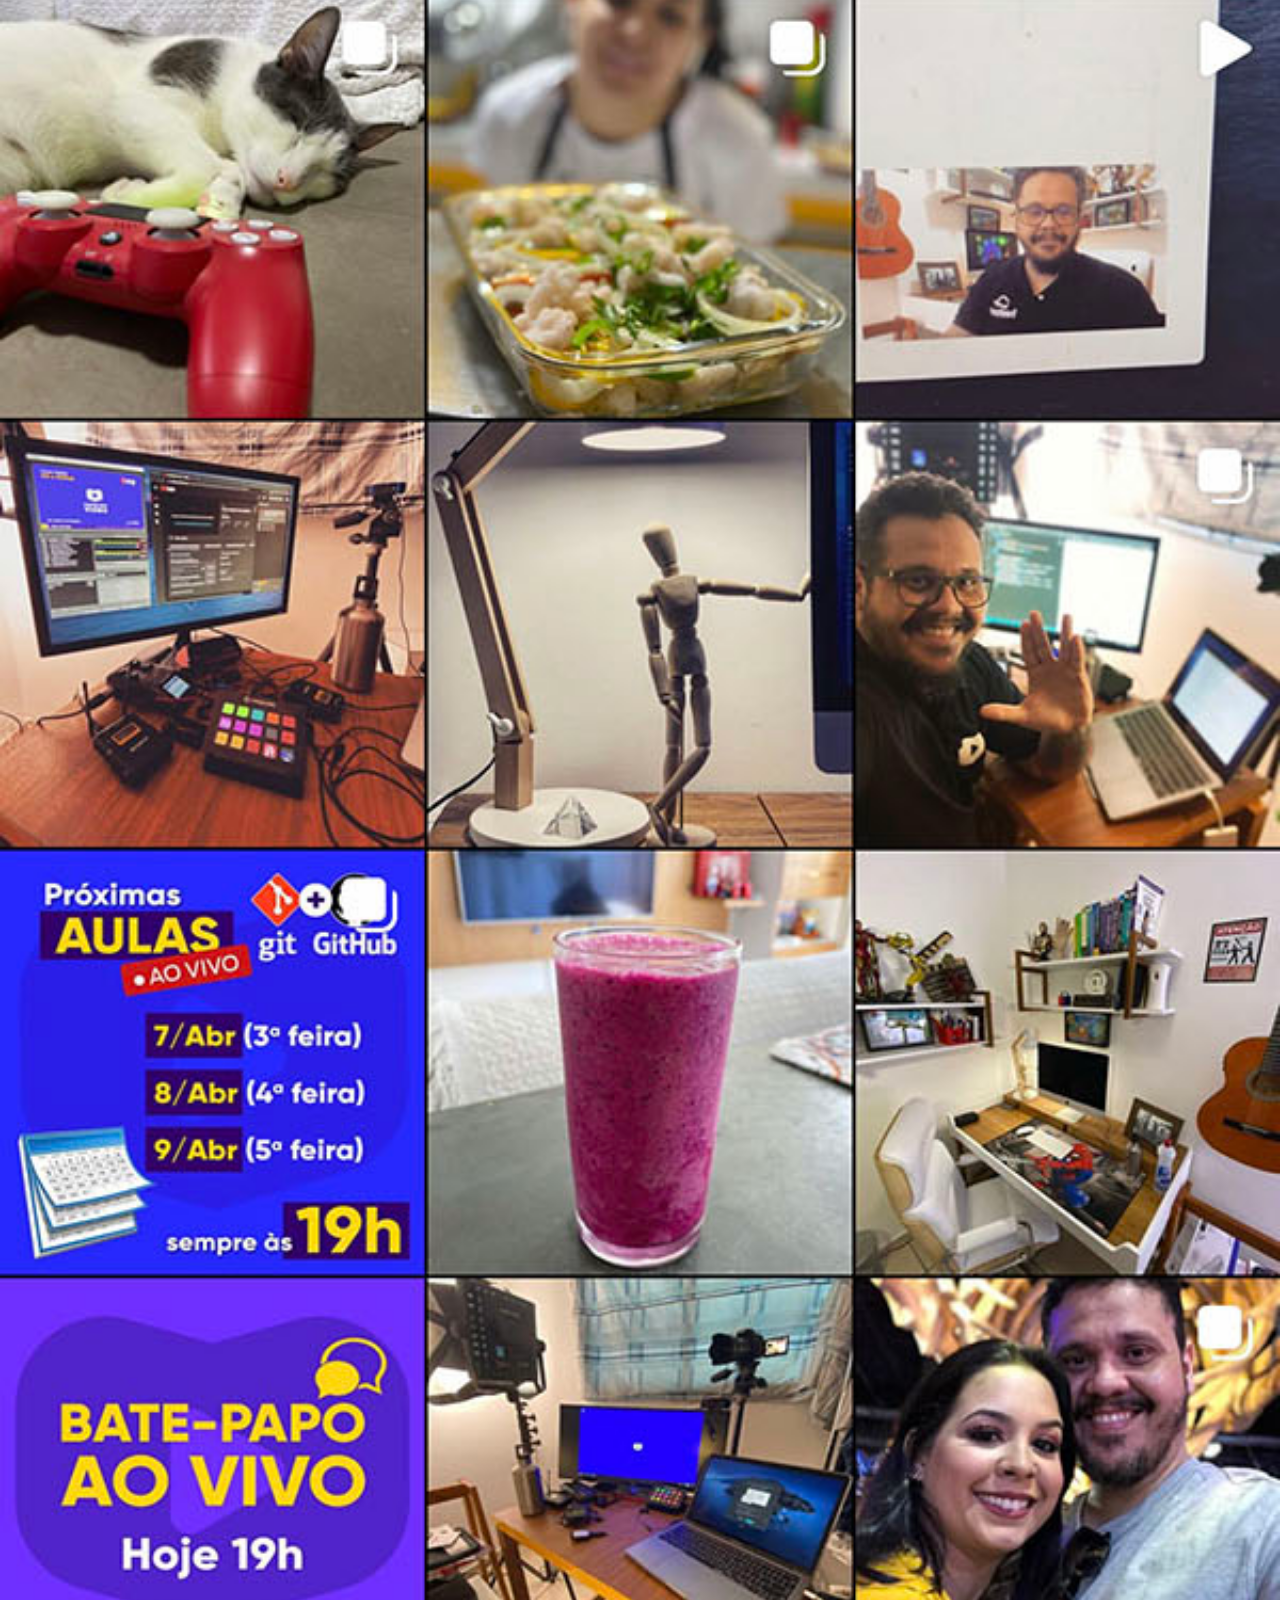
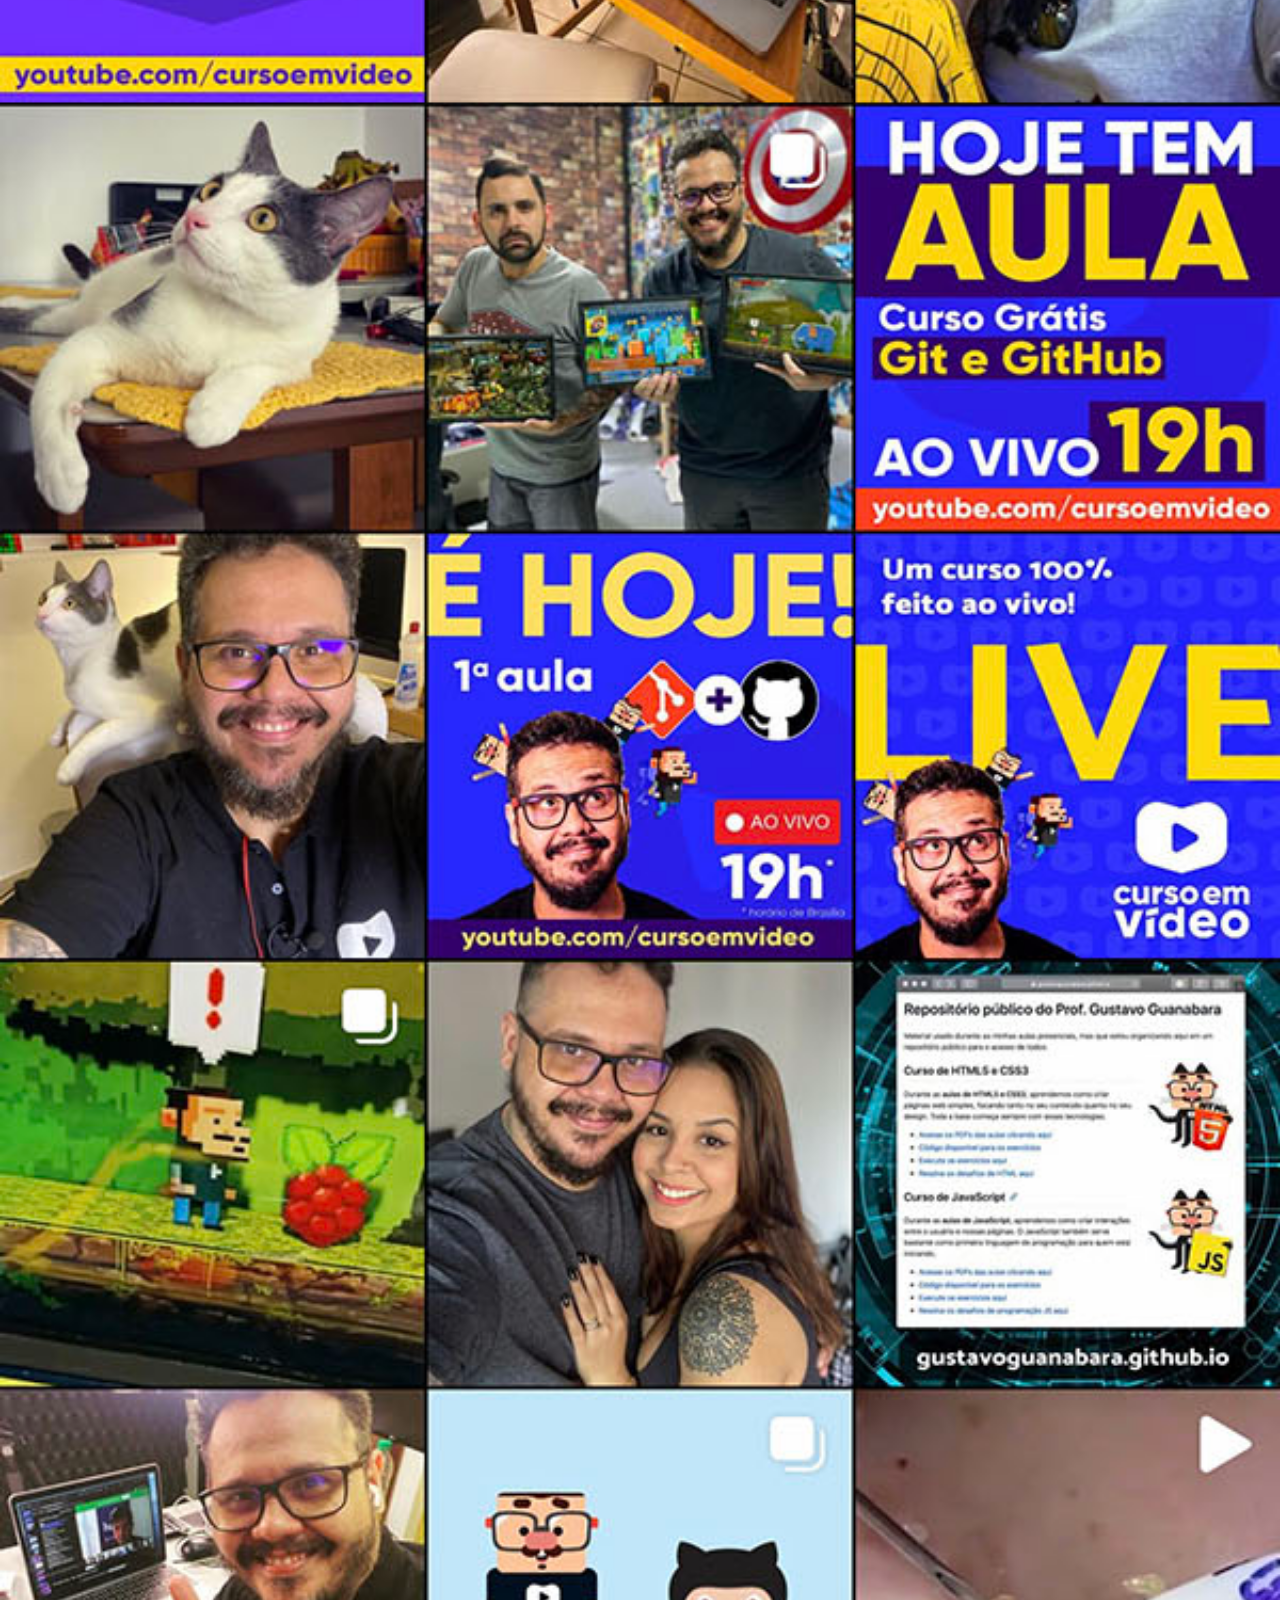
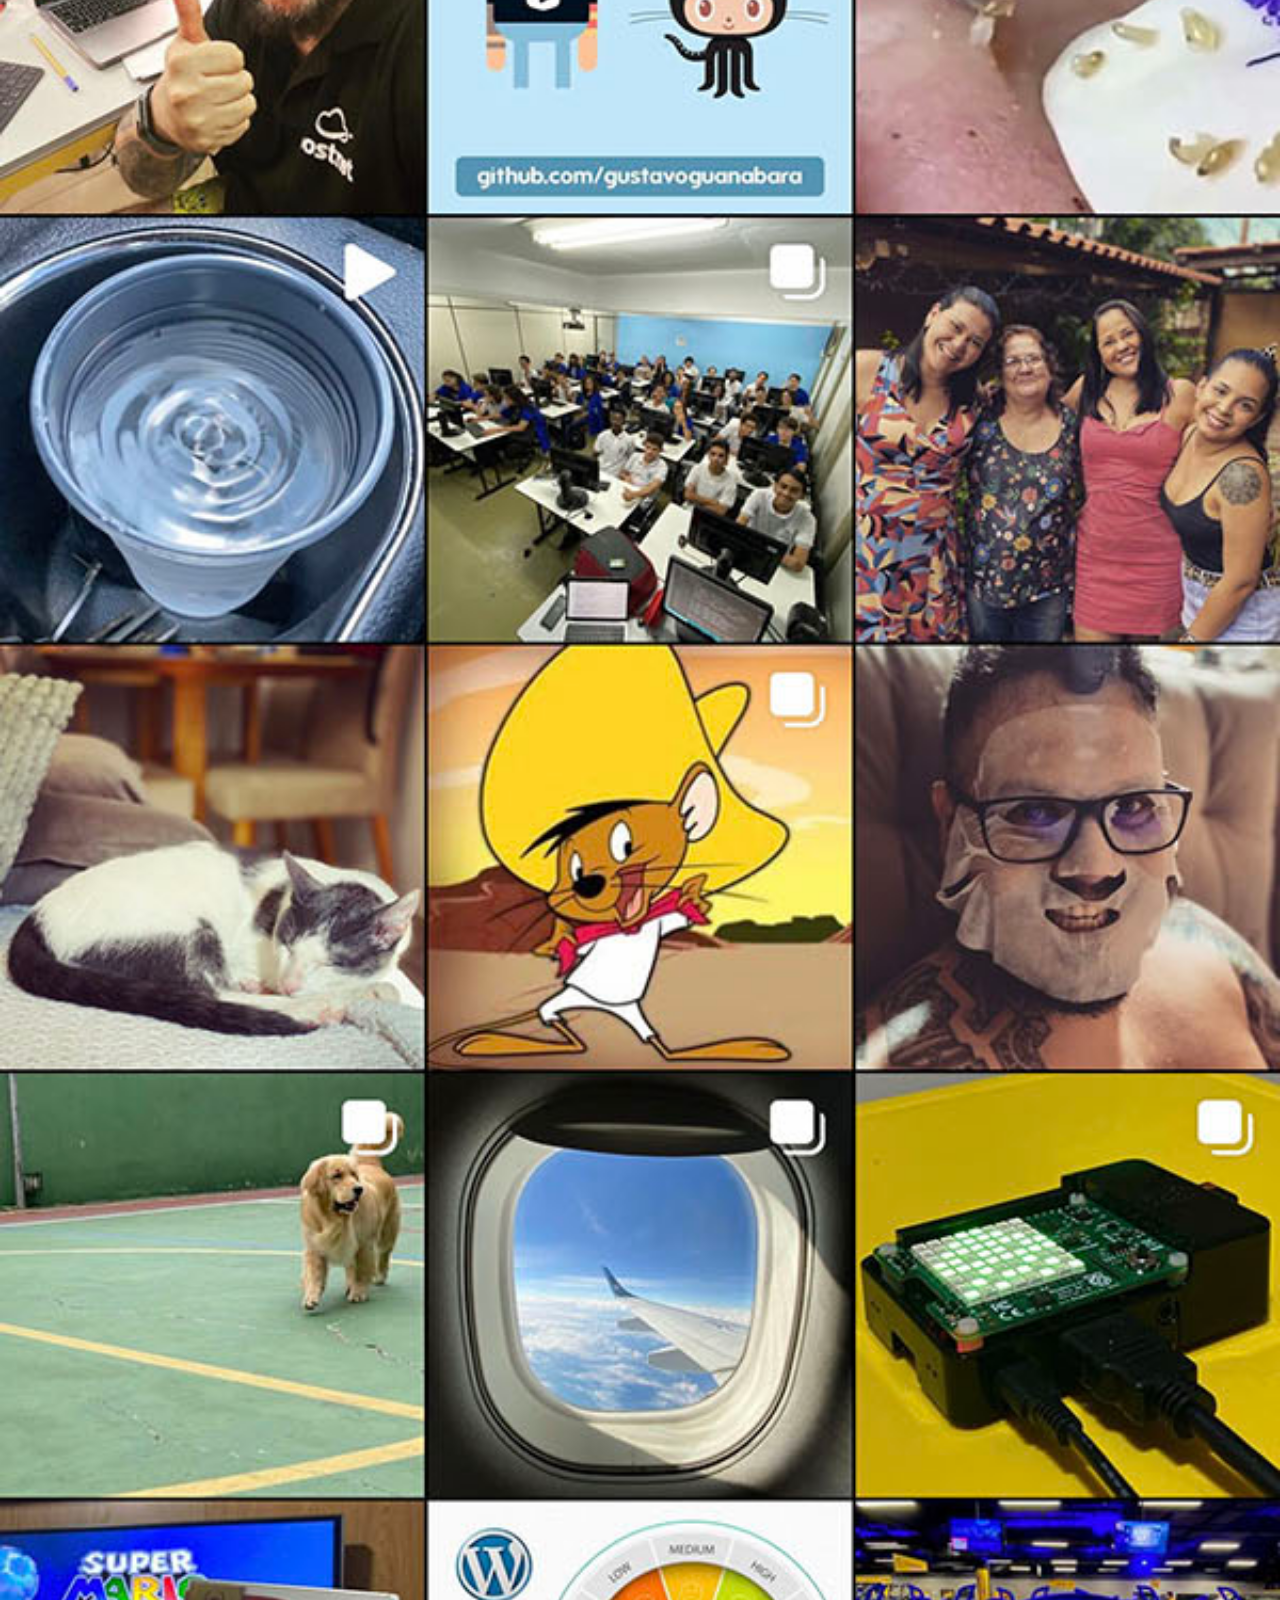
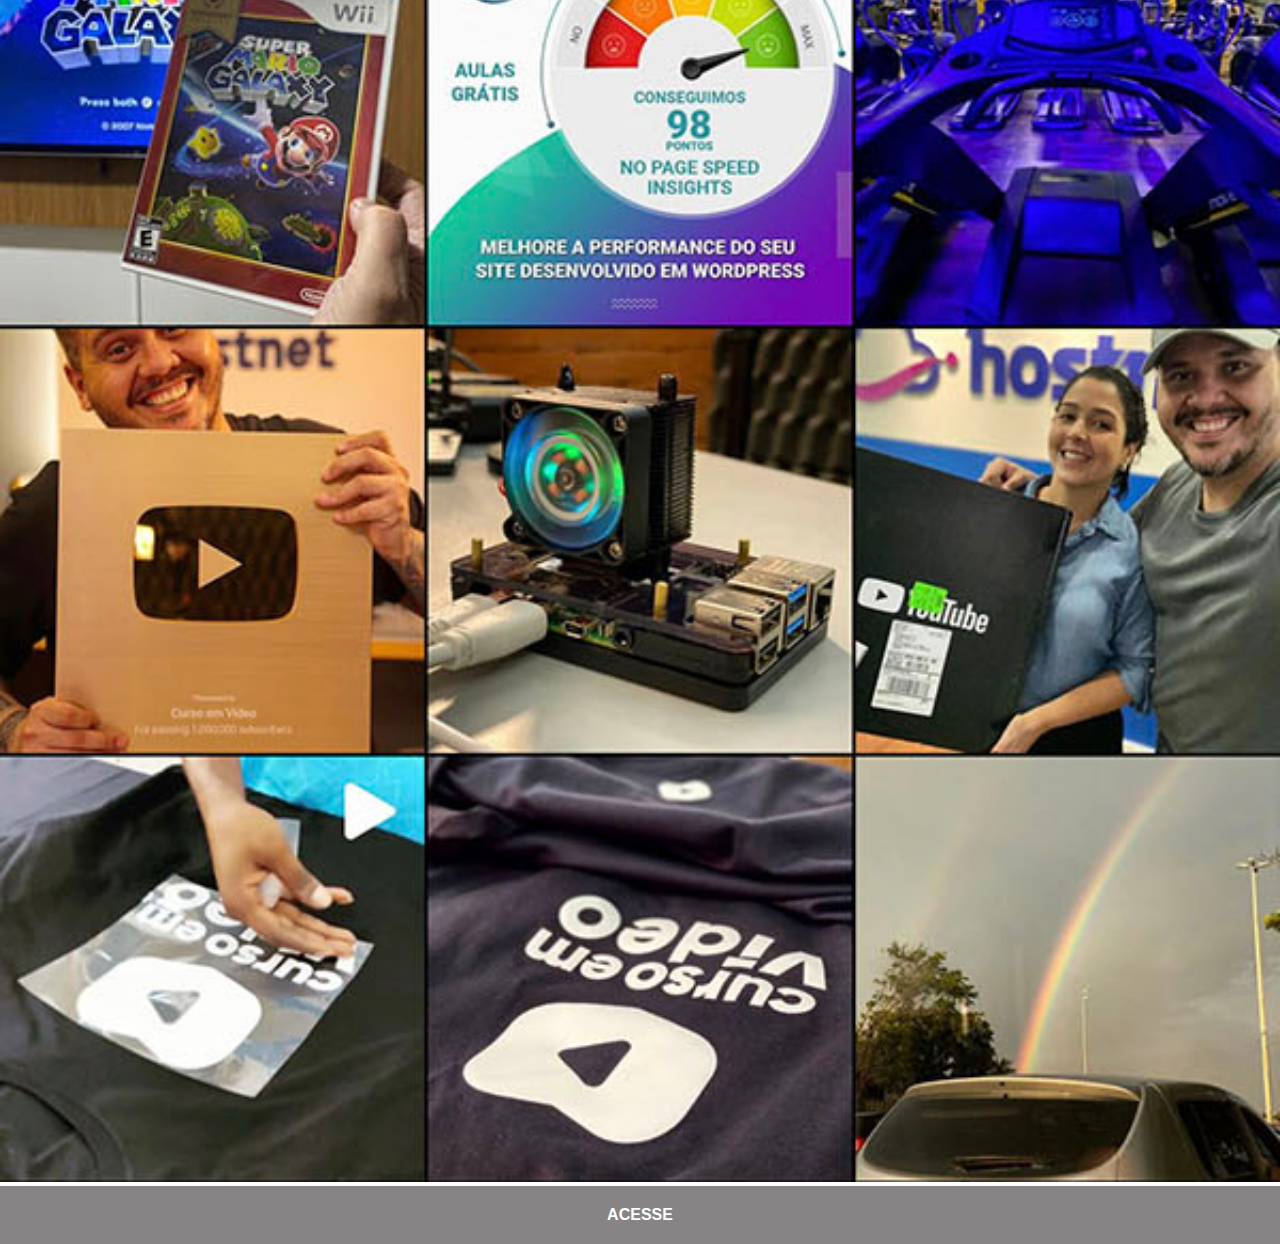
<file: html/instagram.html>
<!DOCTYPE html>
<html lang="pt-br">
<head>
    <meta charset="UTF-8">
    <meta name="viewport" content="width=device-width, initial-scale=1.0">
    <title>Instagram</title>
    <link rel="stylesheet" href="../css/social.css">
    
</head>
<body>
    <img src="../imagens/tela-instagram.jpg" alt="Instagram">
    <a href="https://www.instagram.com/gustavoguanabara/" target="_blank">ACESSE</a>
</body>
</html>
</file>
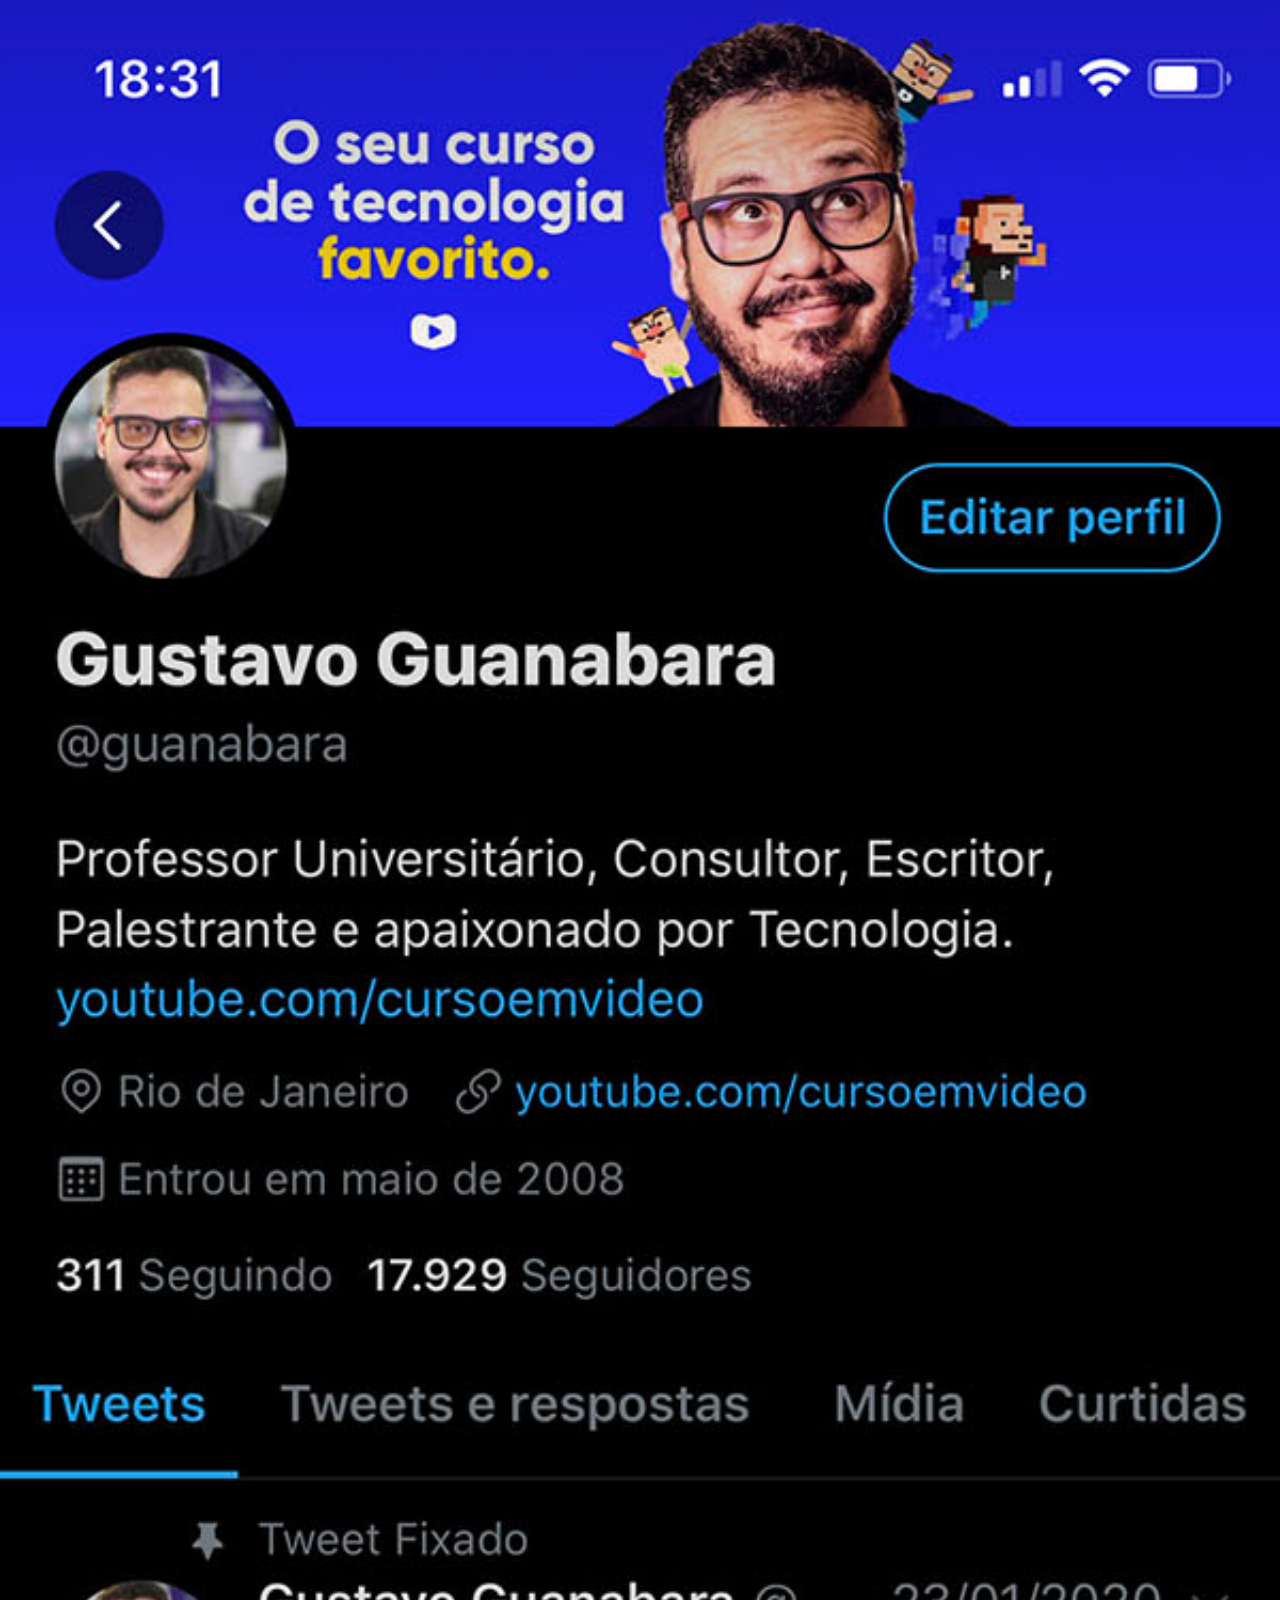
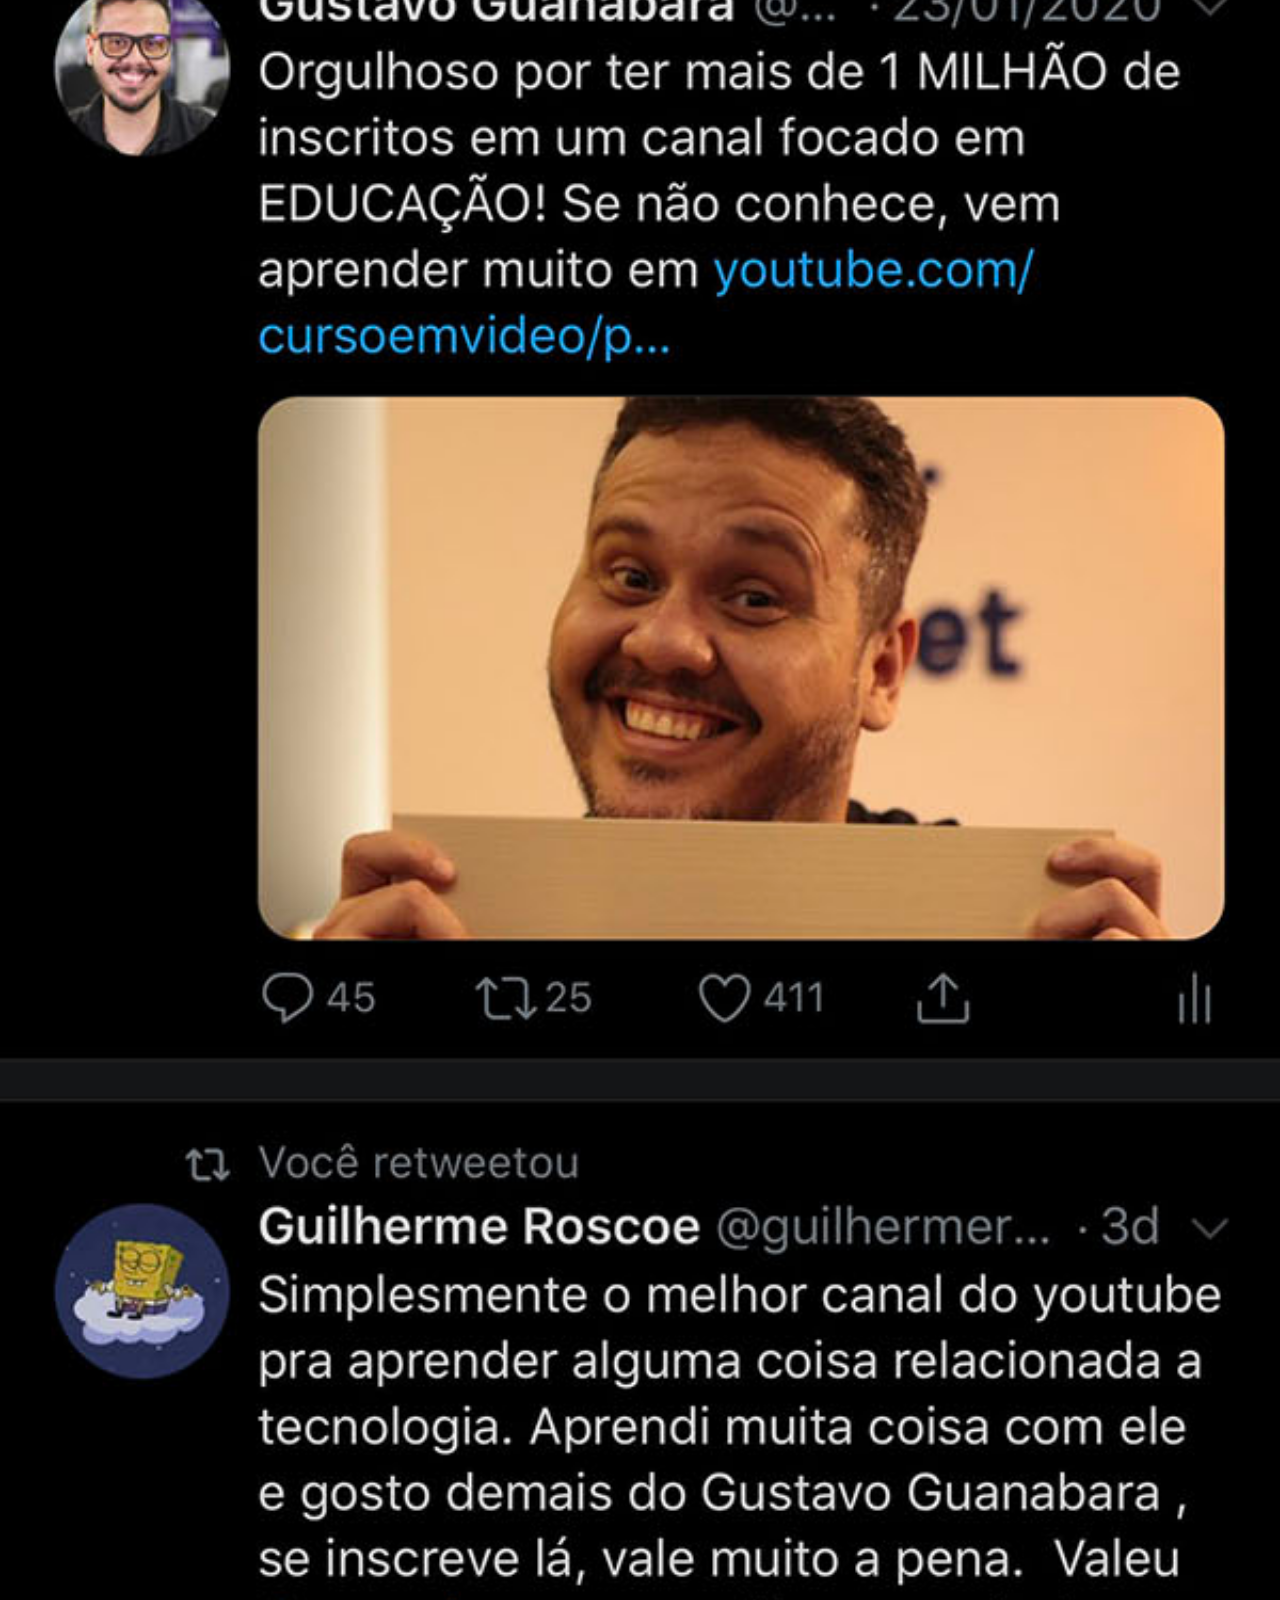
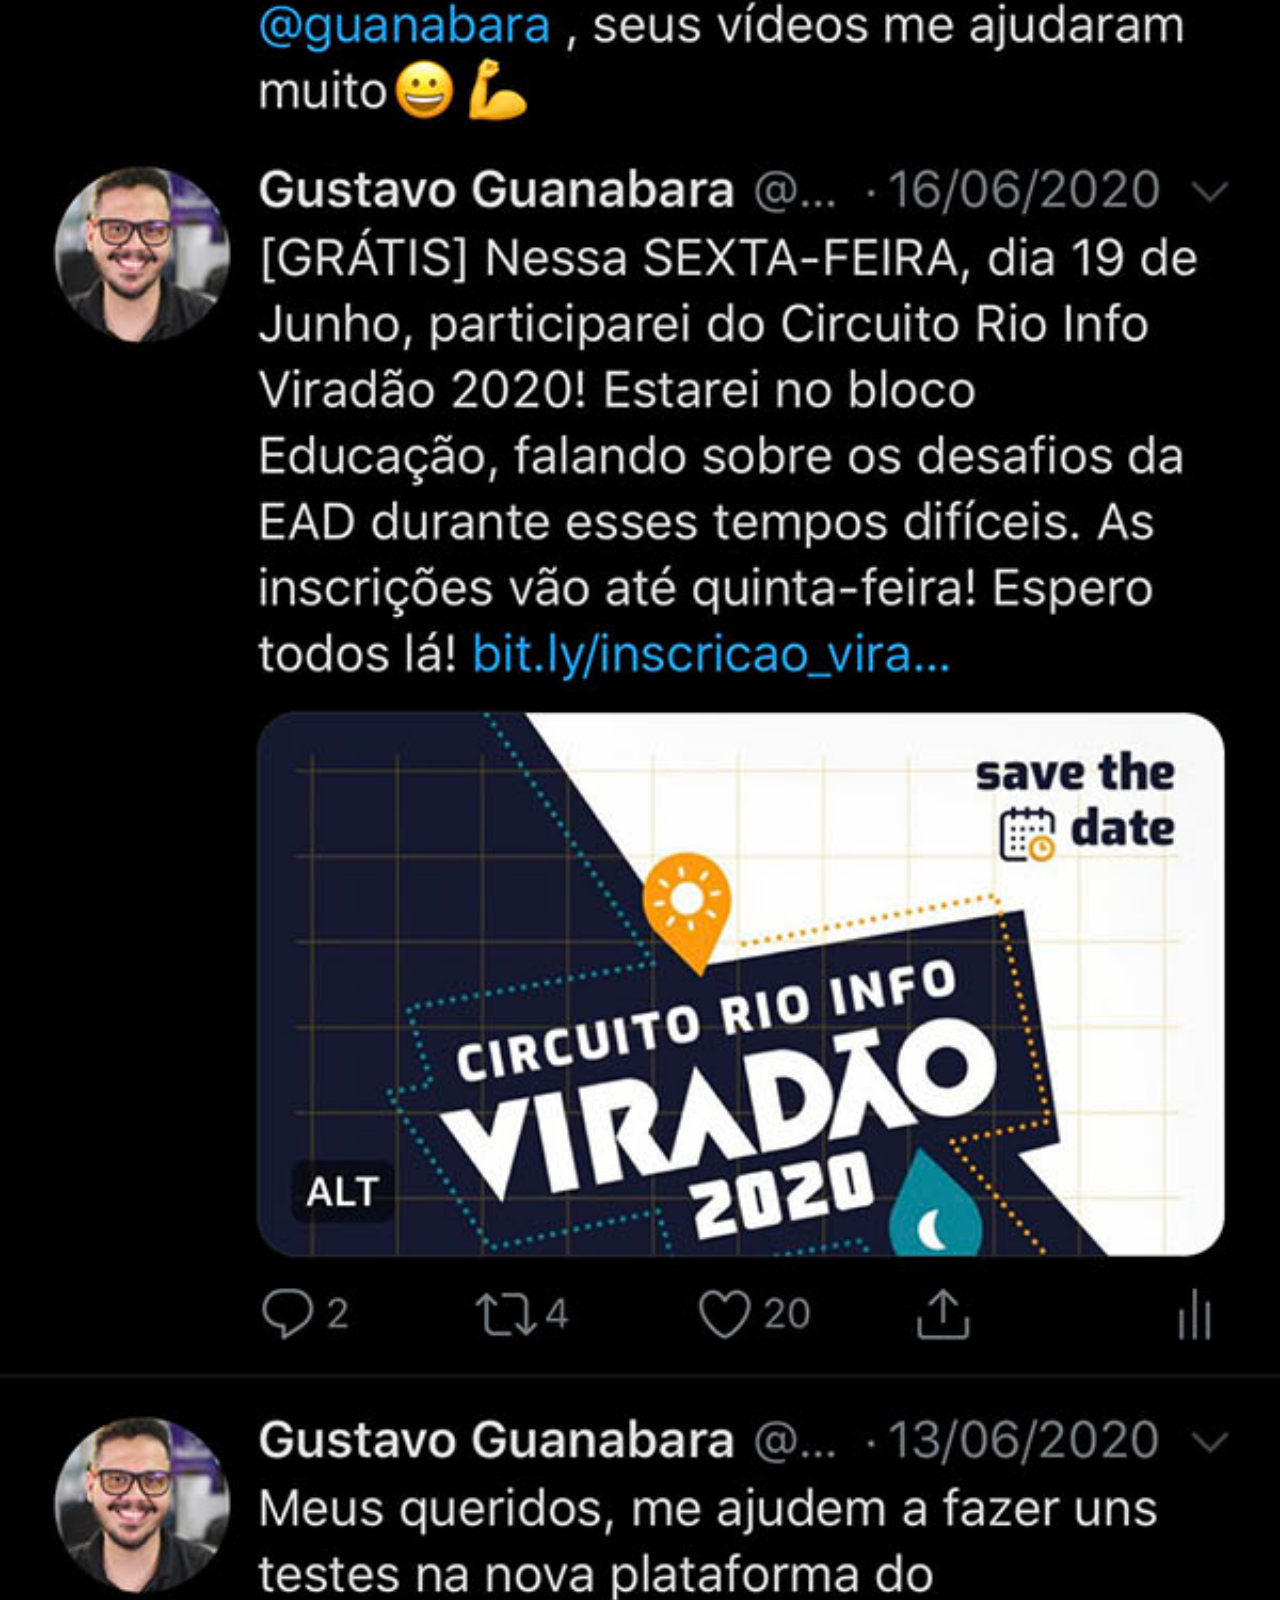
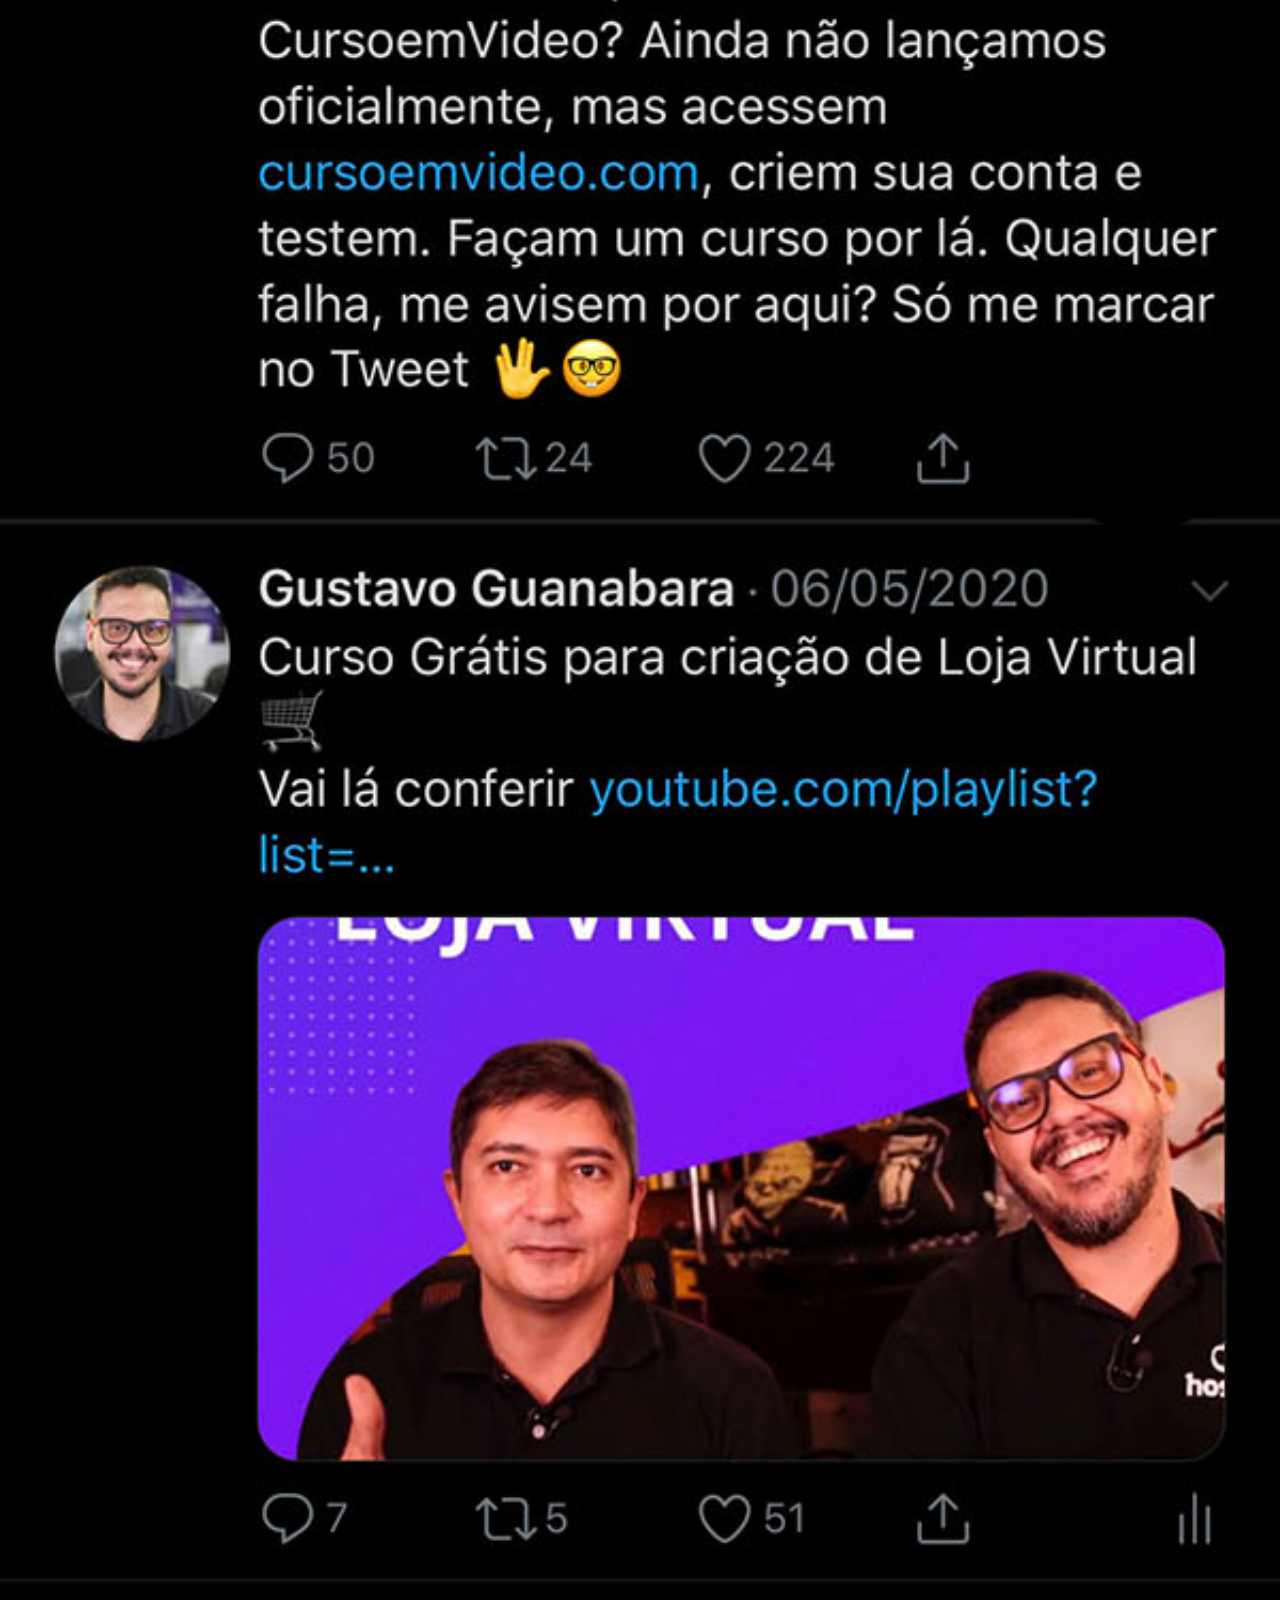
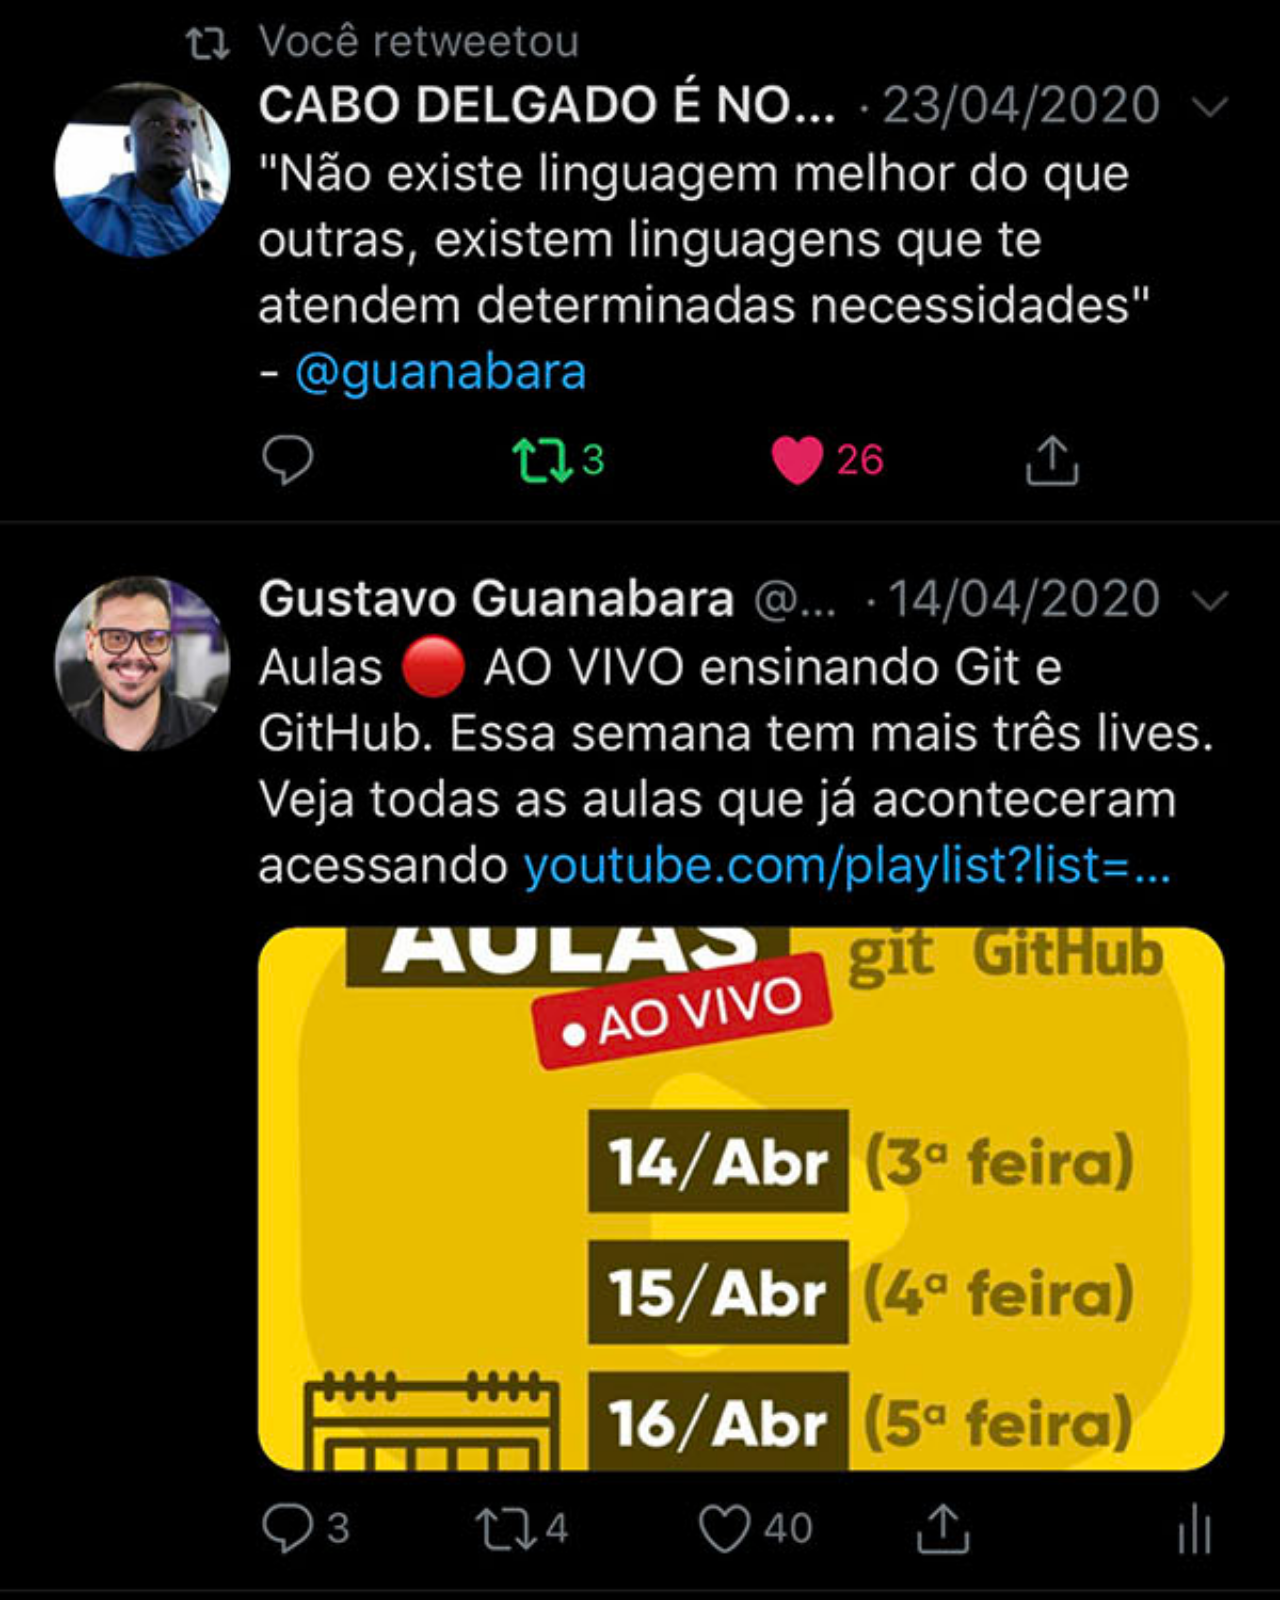
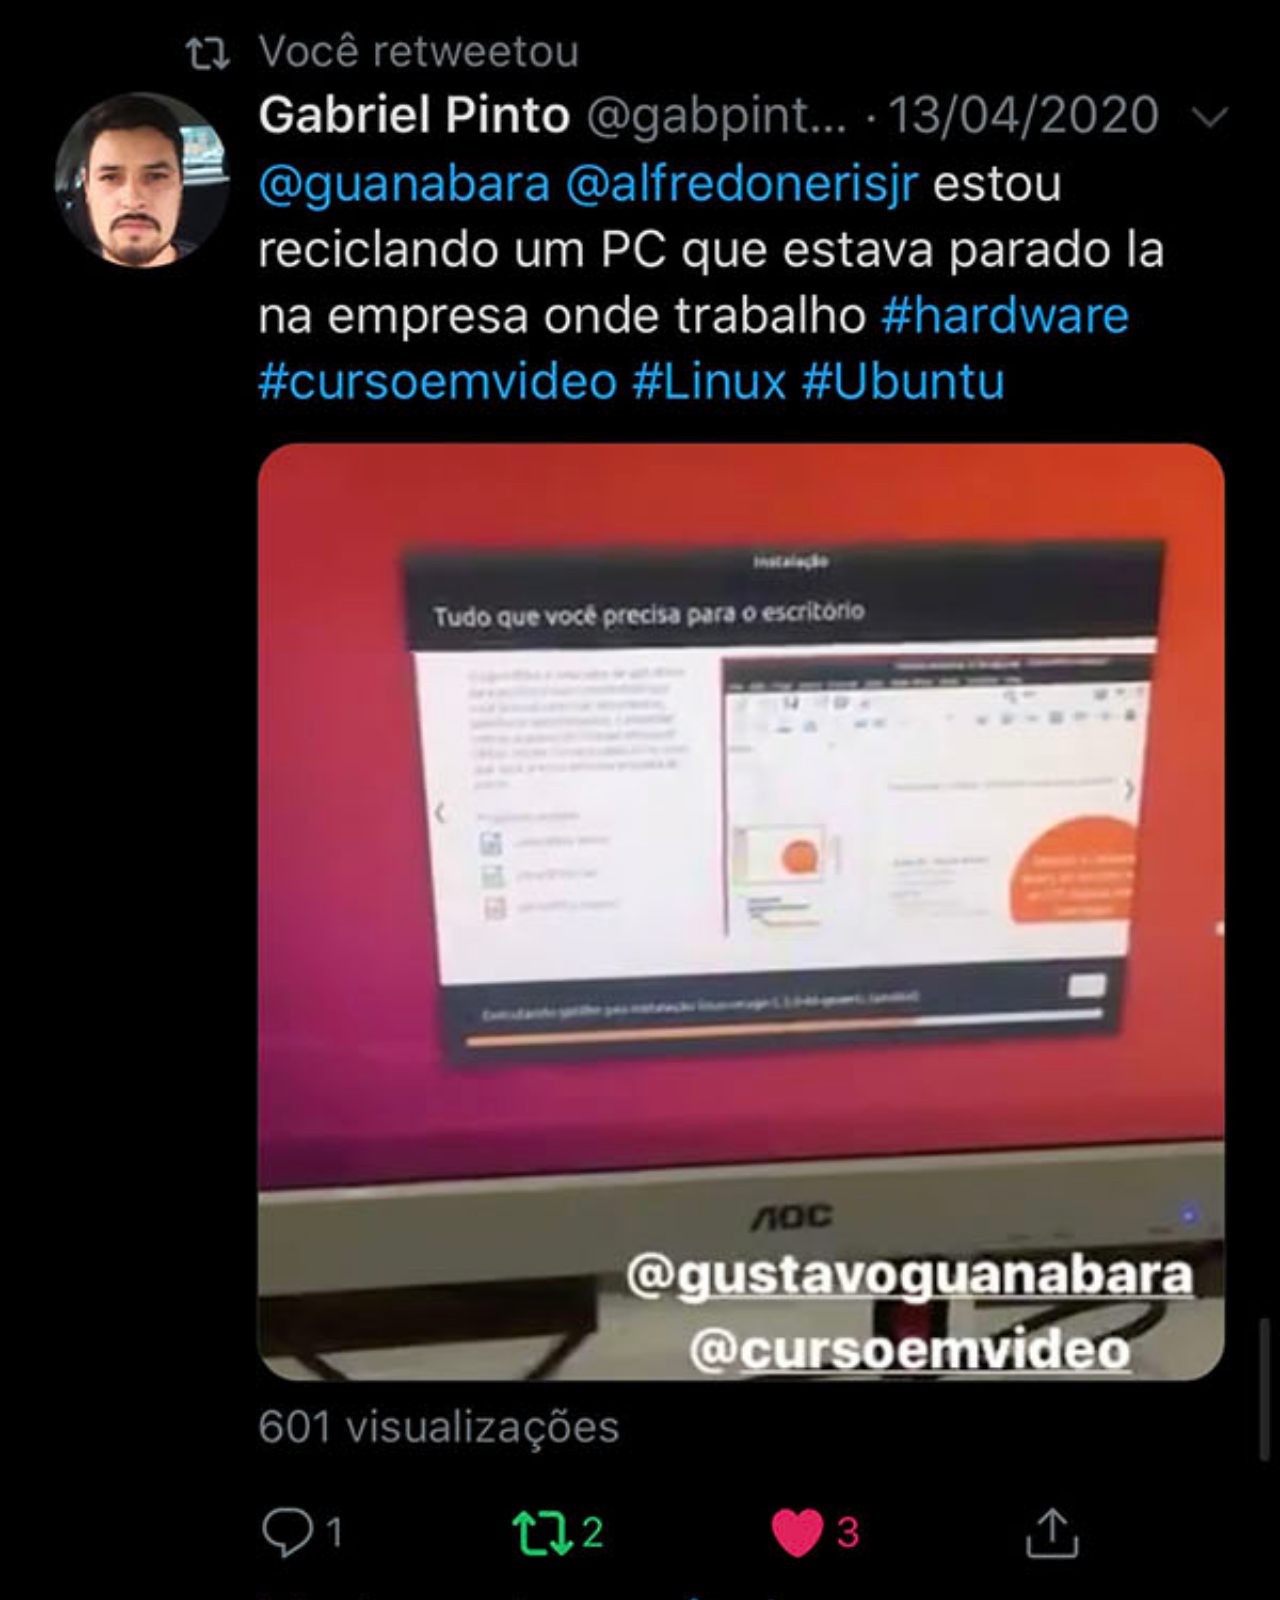
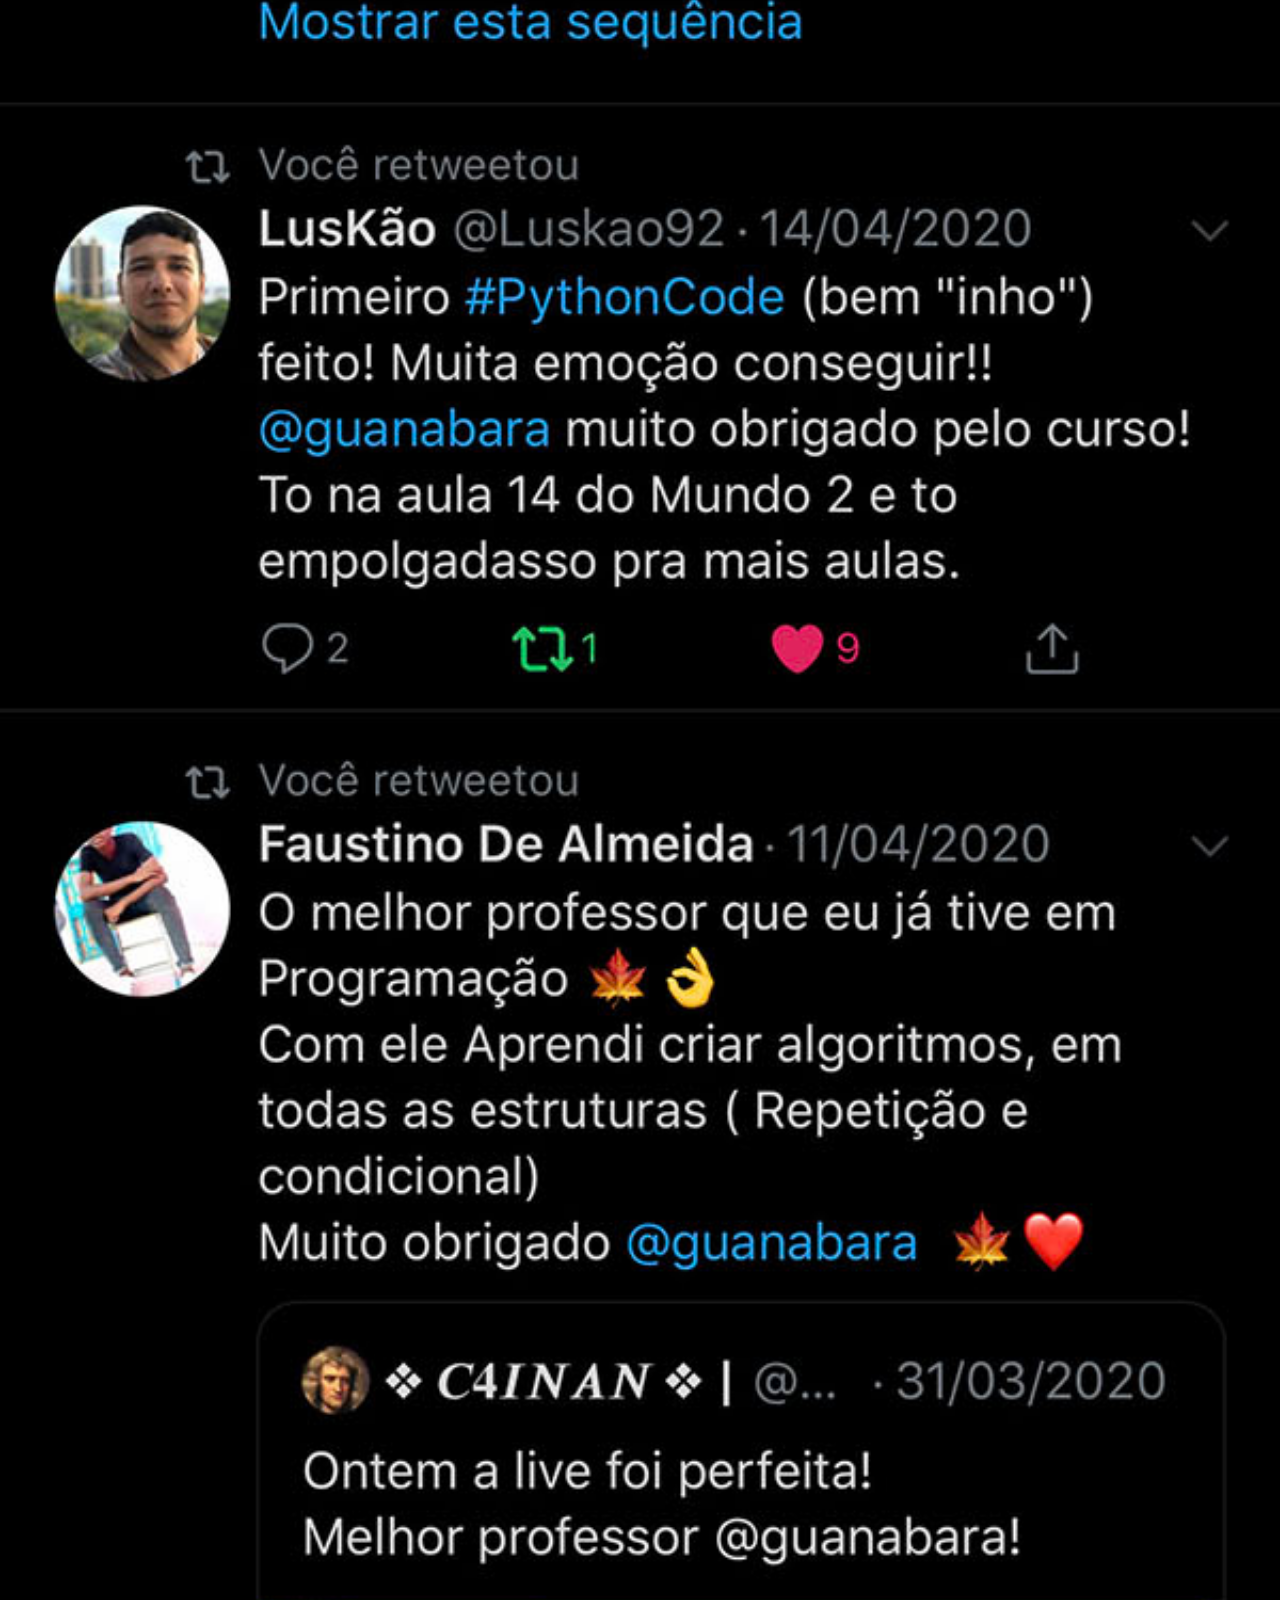
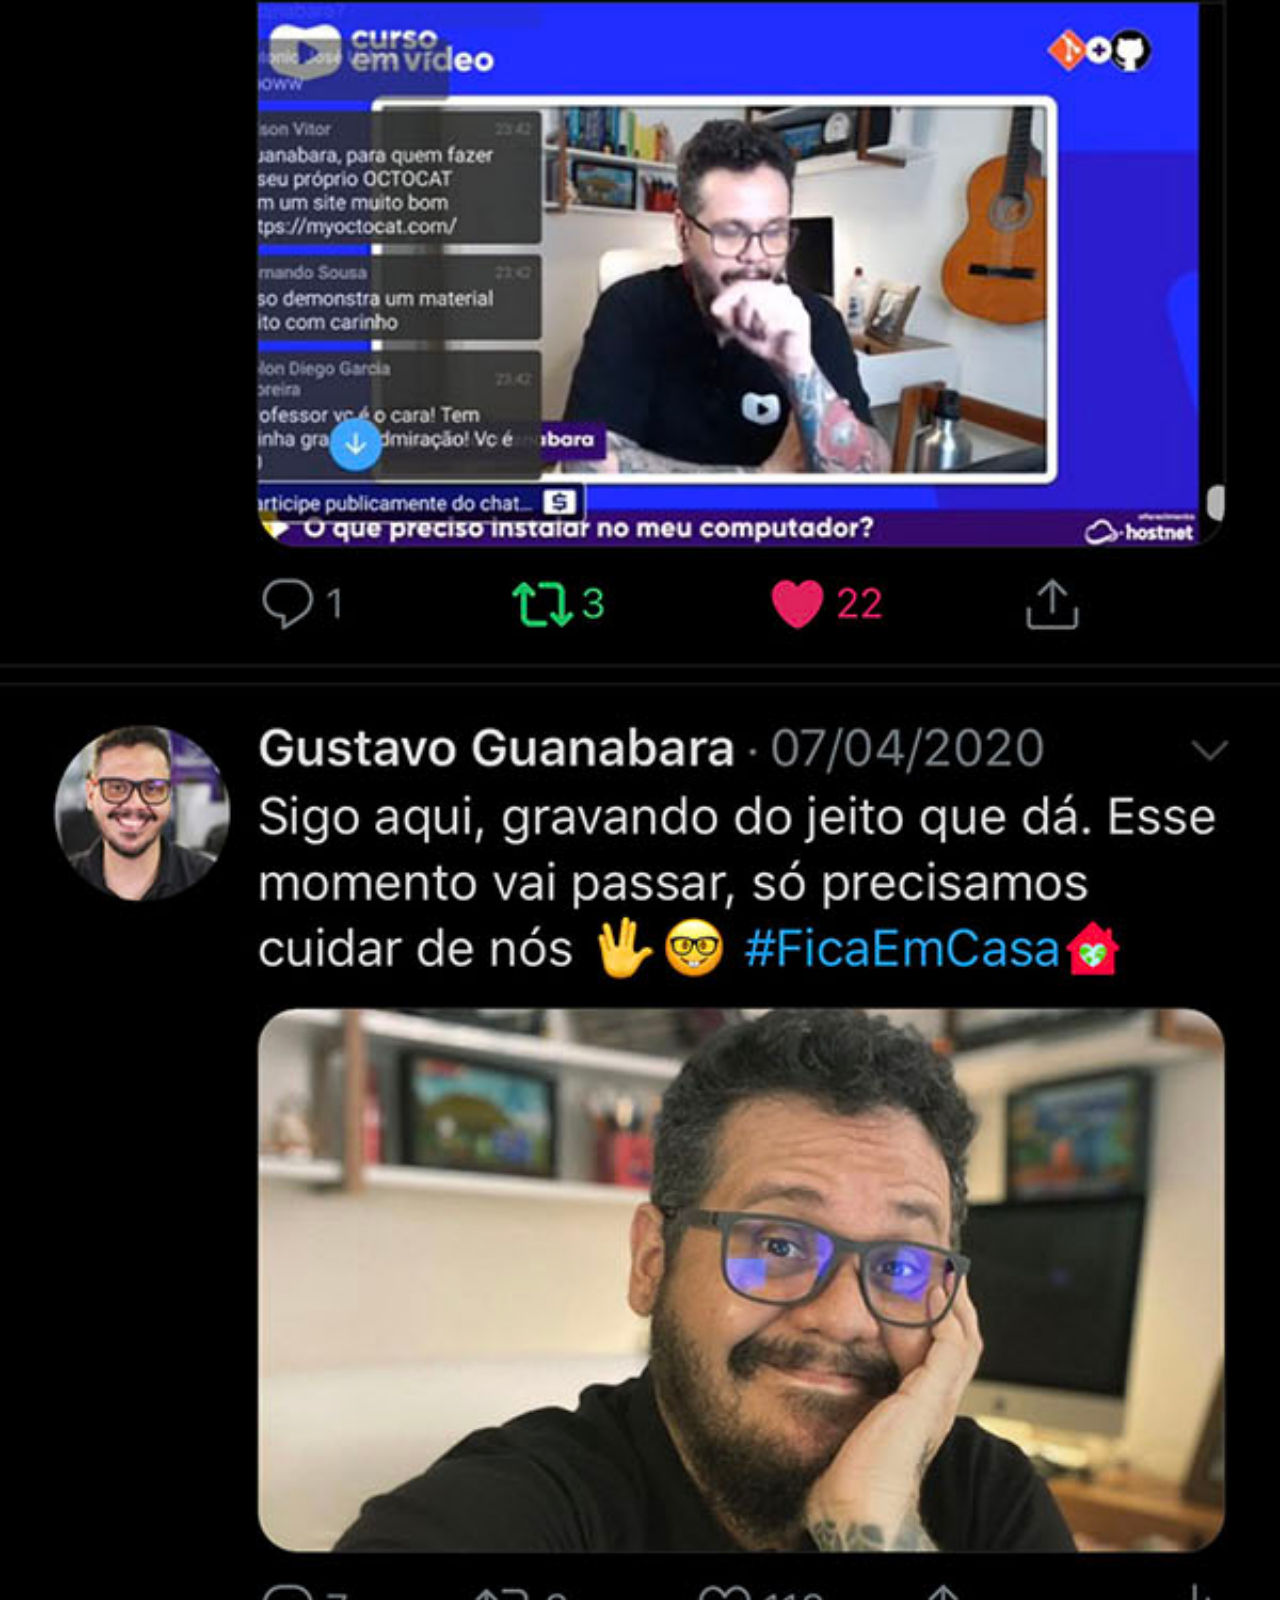
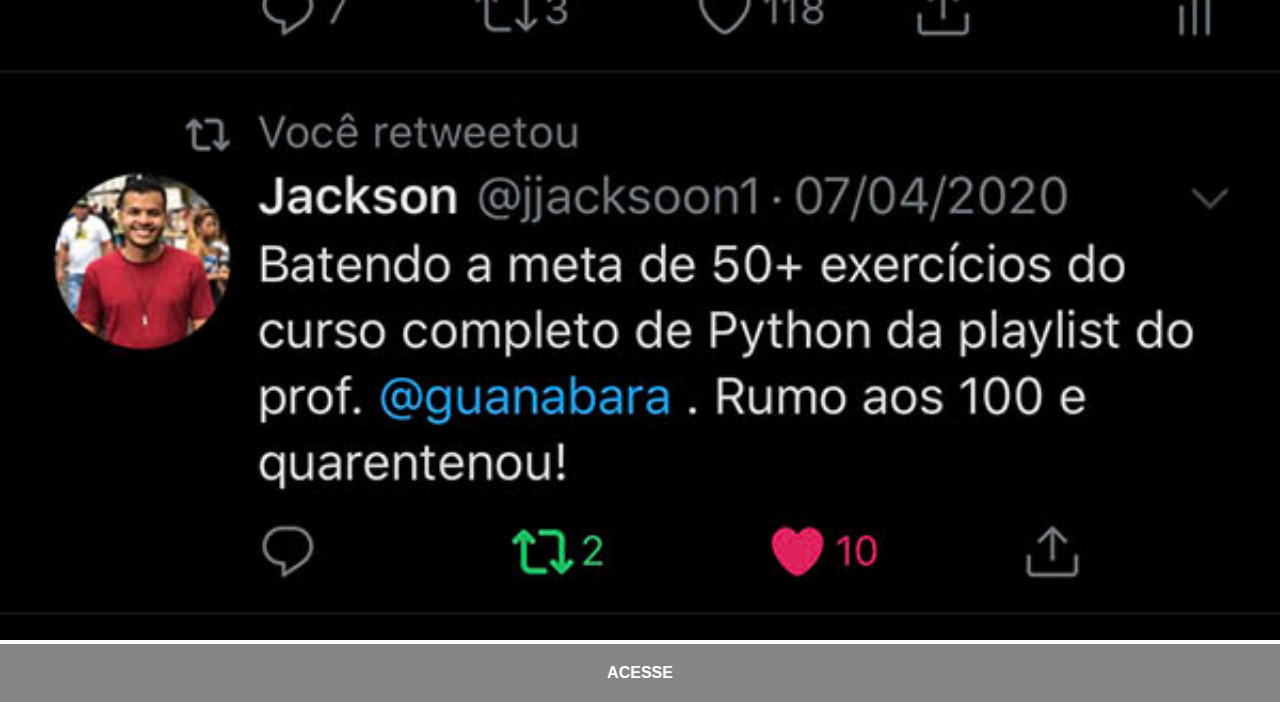
<file: html/twitter.html>
<!DOCTYPE html>
<html lang="pt-br">
<head>
    <meta charset="UTF-8">
    <meta name="viewport" content="width=device-width, initial-scale=1.0">
    <title>Twitter</title>
    <link rel="stylesheet" href="../css/social.css">
    
</head>
<body>
    <img src="../imagens/tela-twitter.jpg" alt="Twitter">
    <a href="https://twitter.com/guanabara" target="_blank">ACESSE</a>
</body>
</html>
</file>
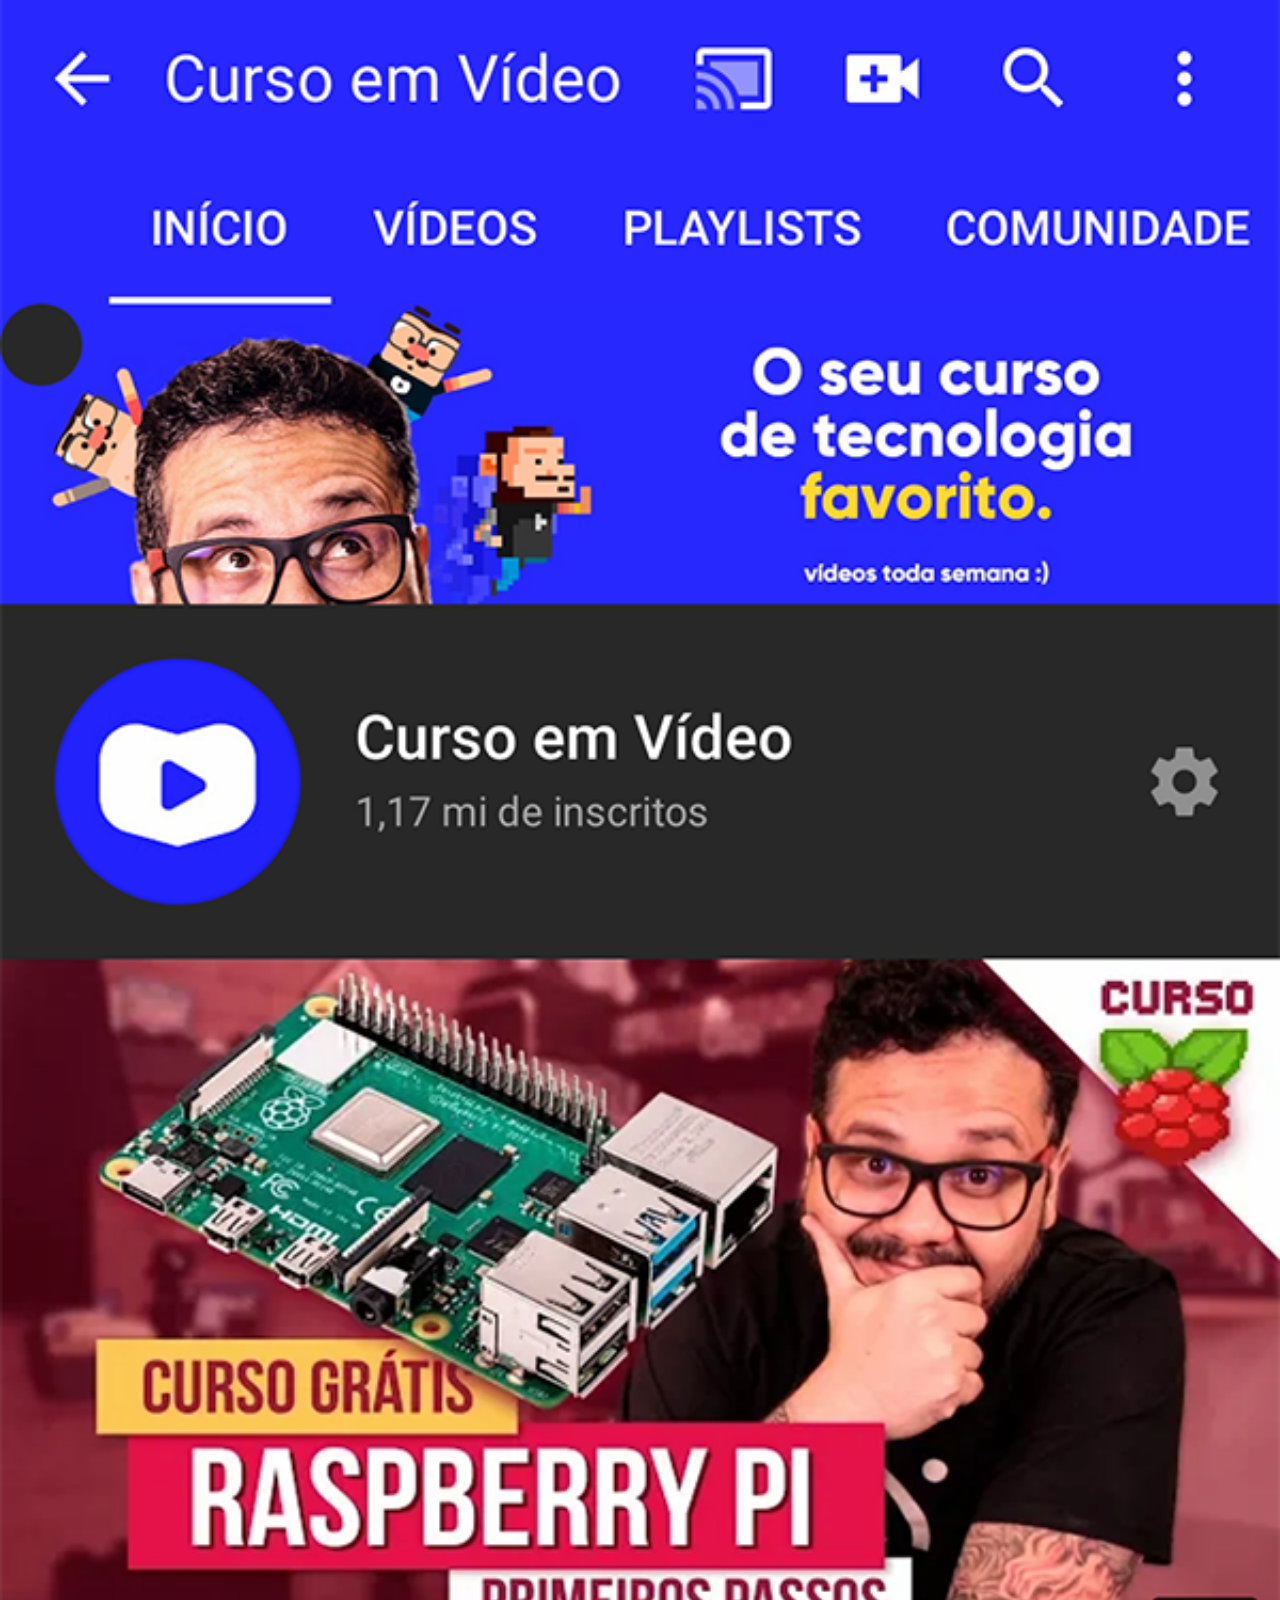
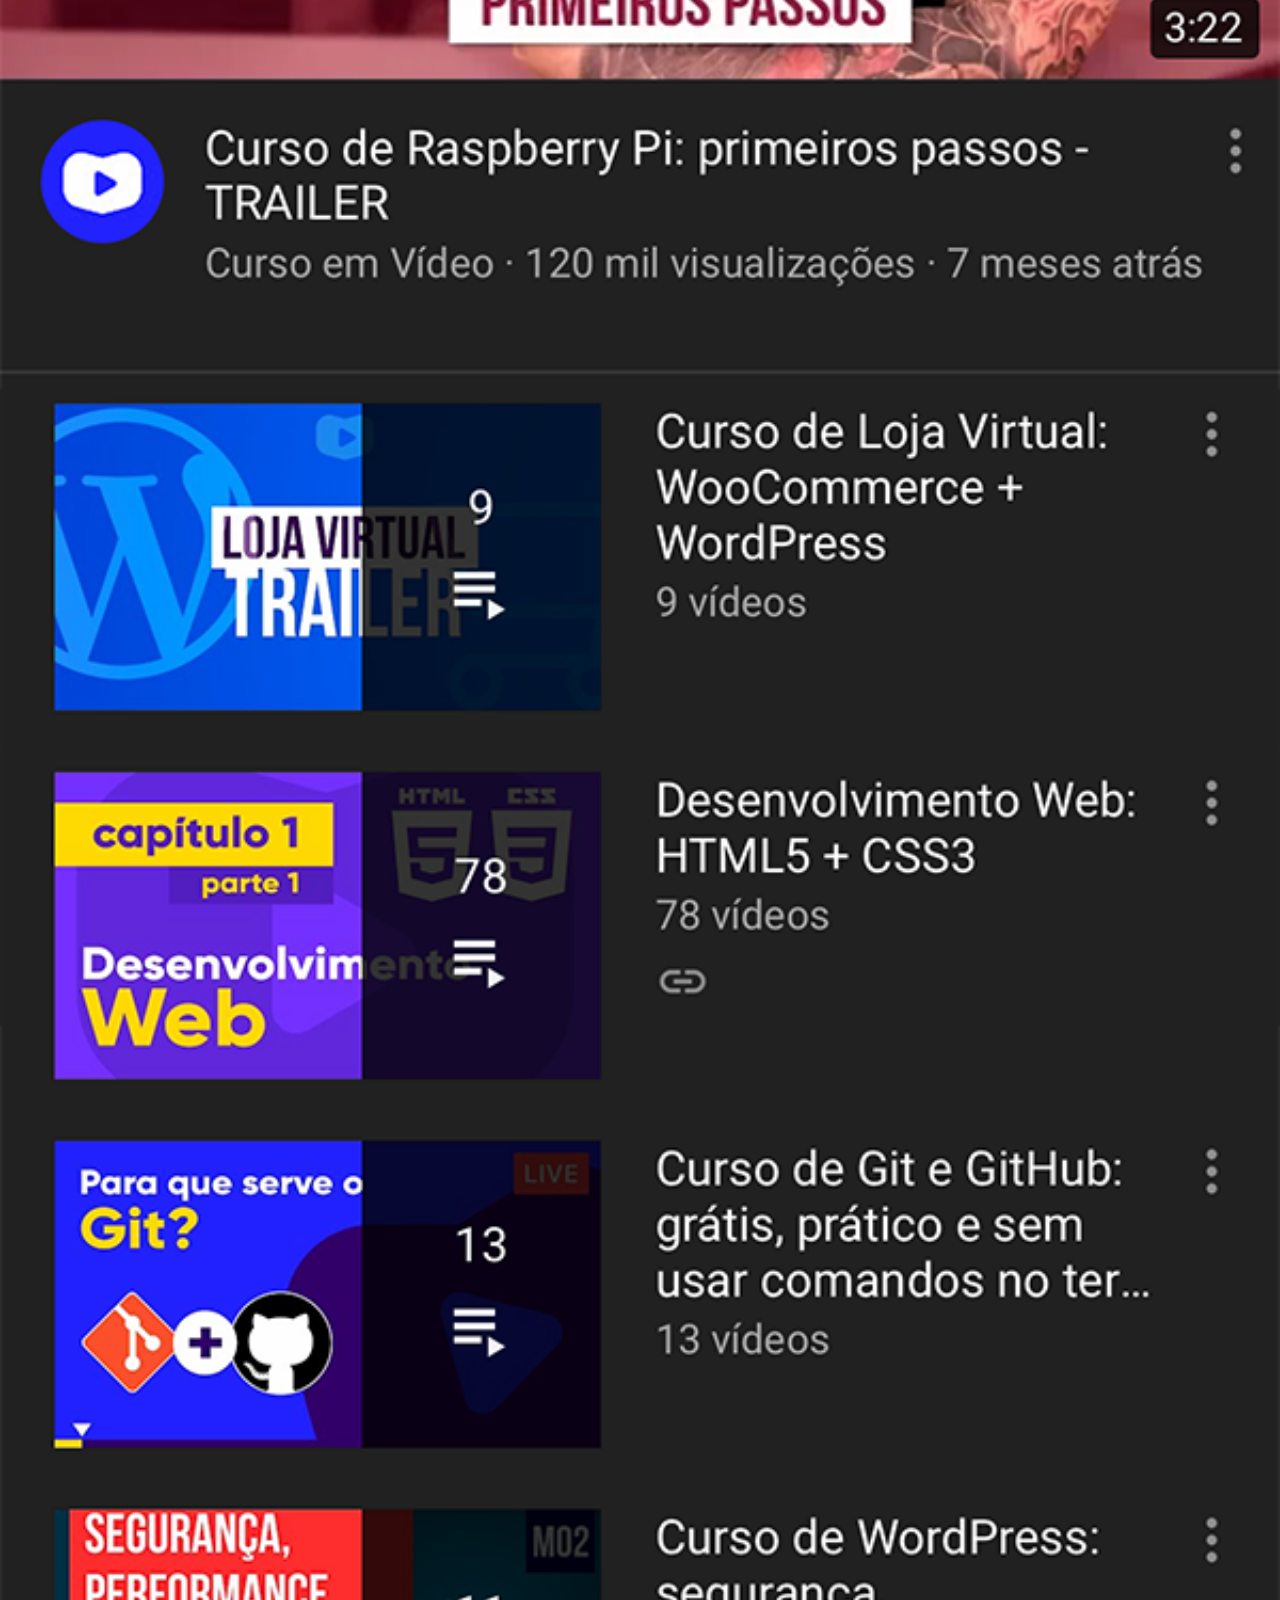
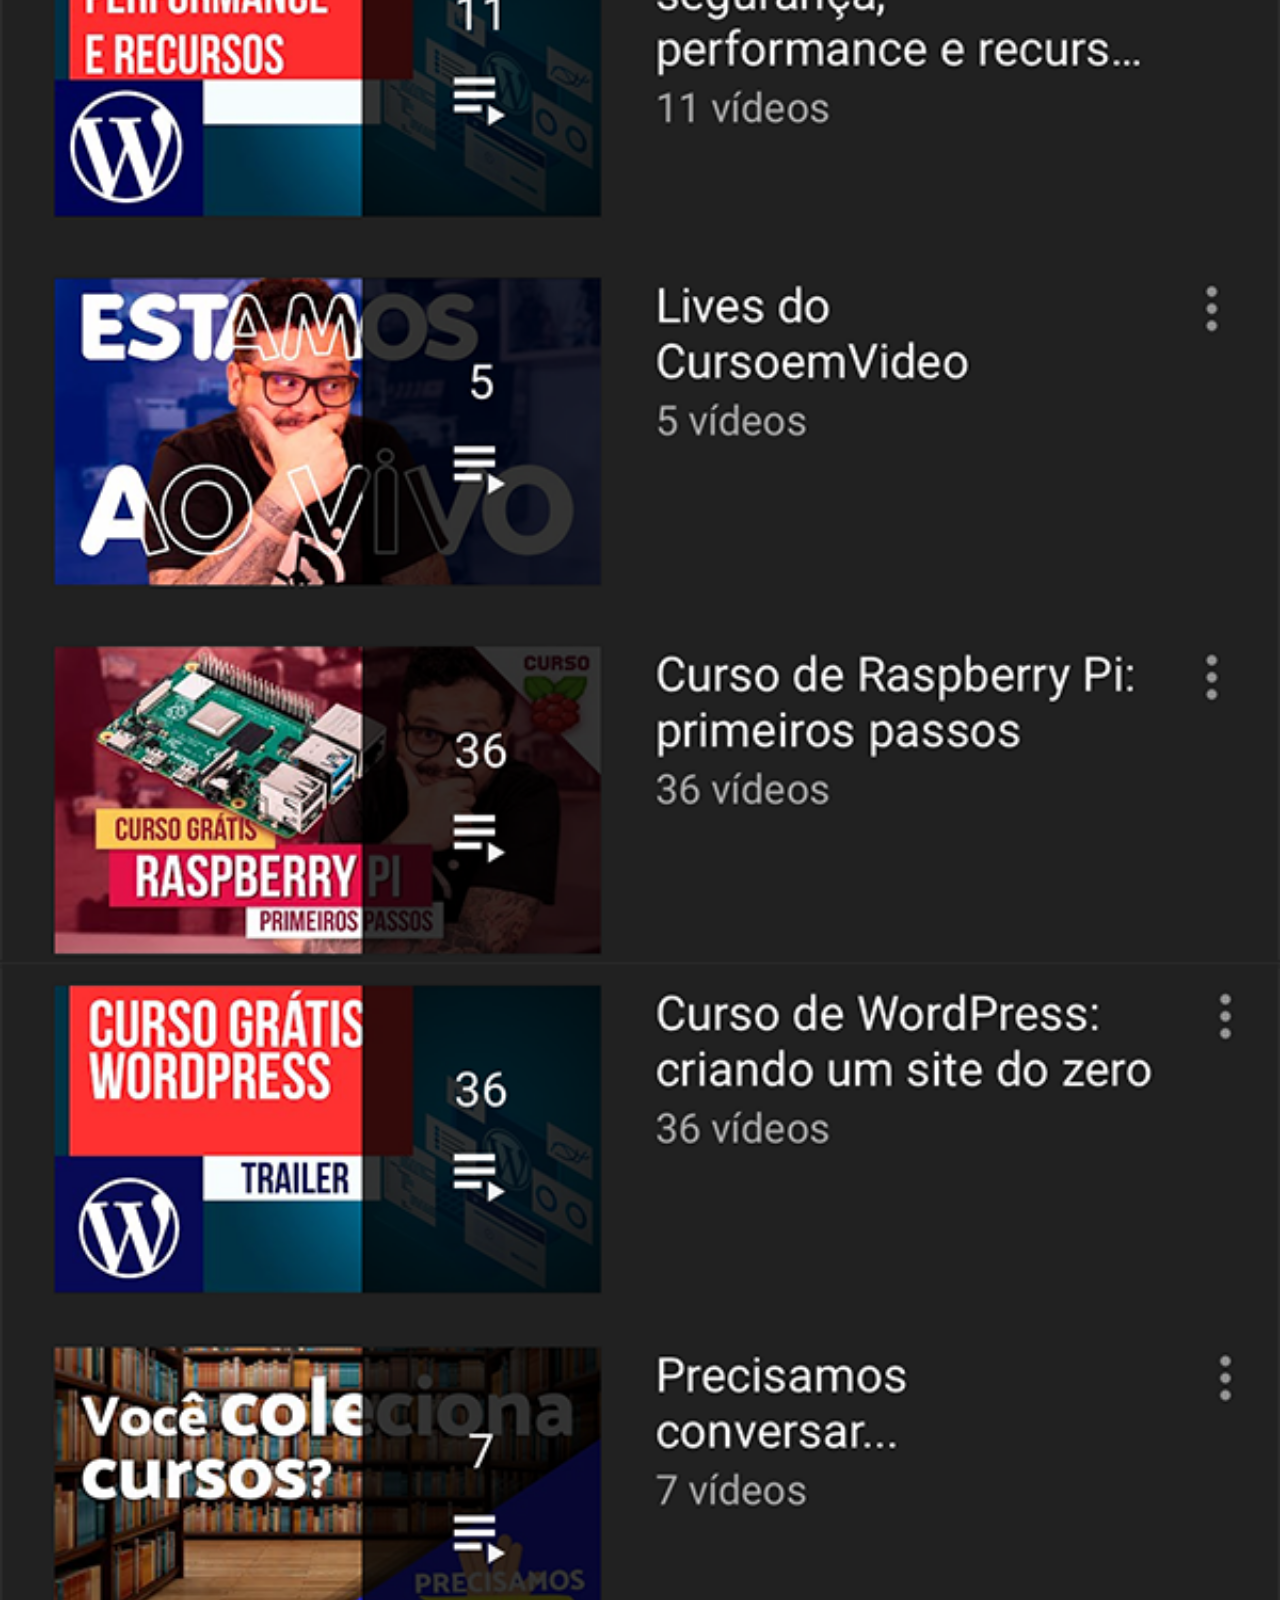
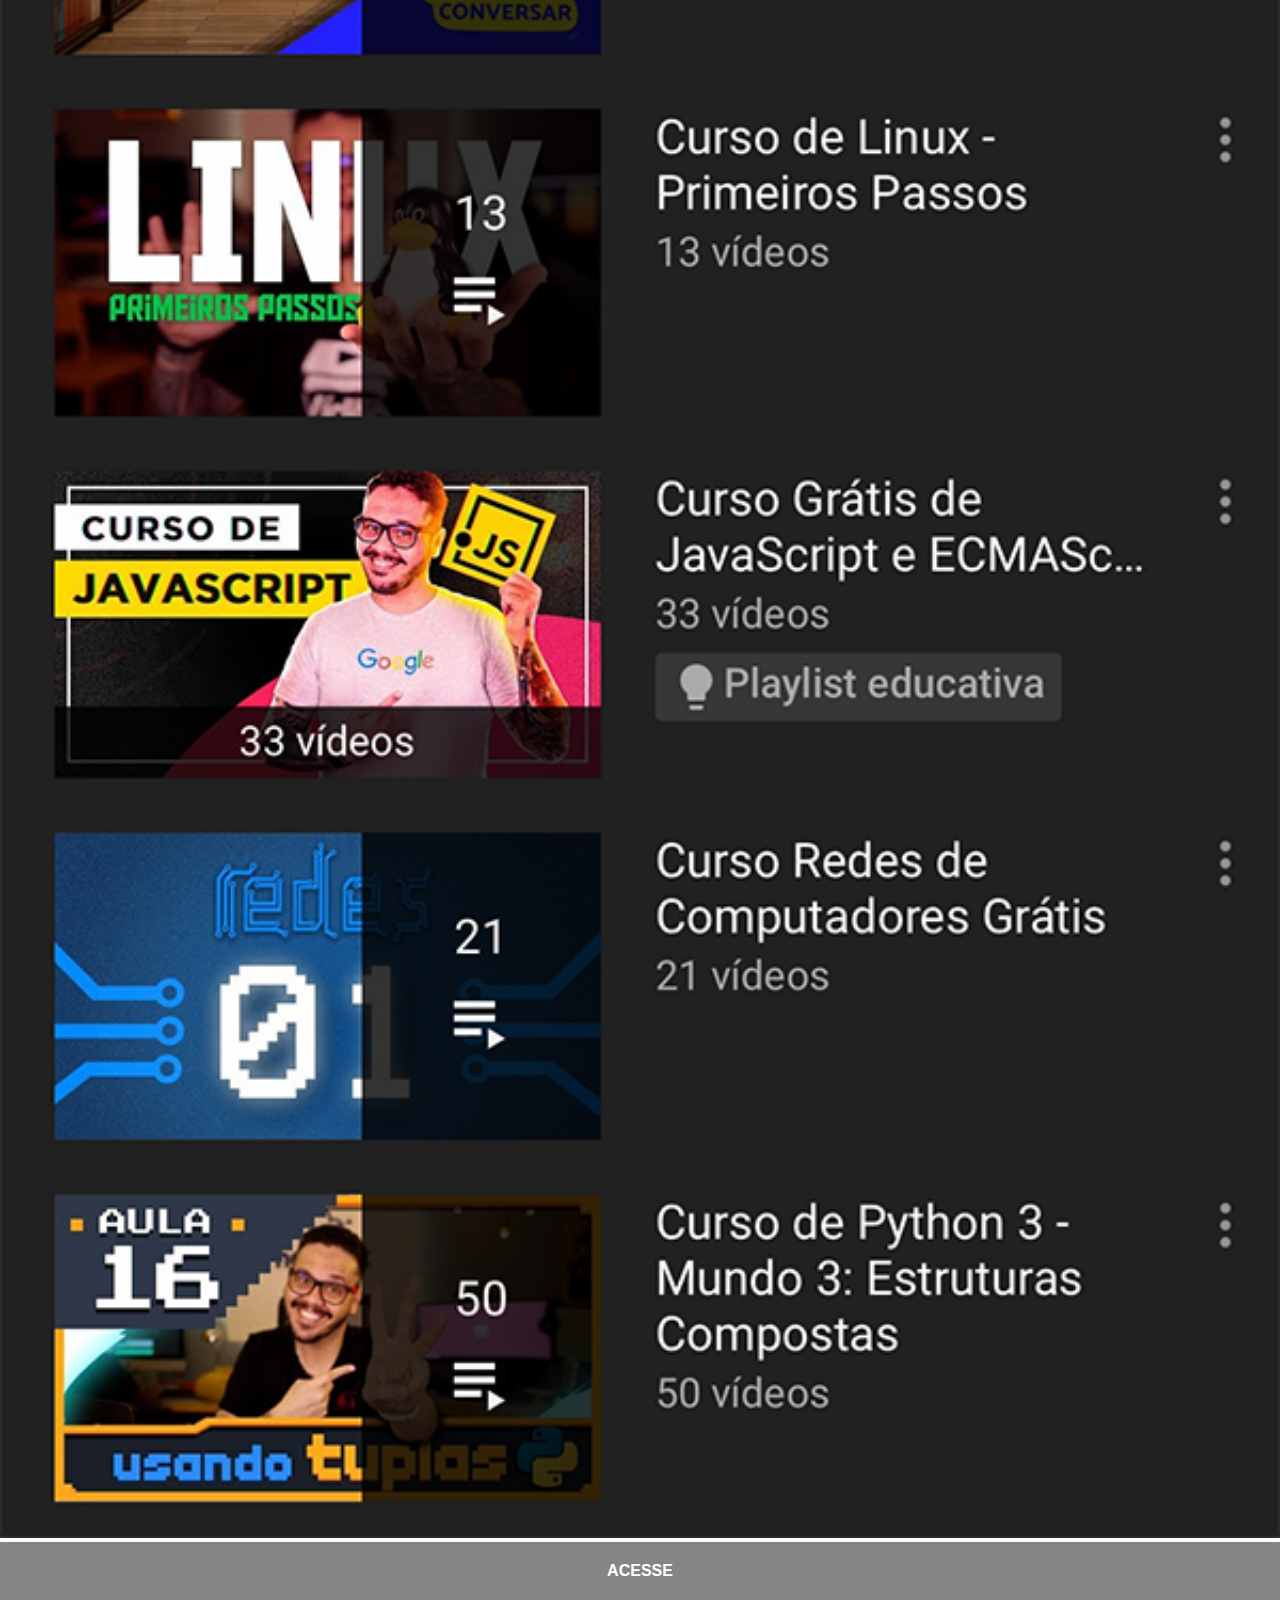
<file: html/youtube.html>
<!DOCTYPE html>
<html lang="pt-br">
<head>
    <meta charset="UTF-8">
    <meta name="viewport" content="width=device-width, initial-scale=1.0">
    <title>Youtube</title>
    <link rel="stylesheet" href="../css/social.css">
</head>
<body>
    <img src="../imagens/tela-youtube.png" alt="Youtube">
    <a href="https://www.youtube.com/@CursoemVideo/playlists" target="_blank">ACESSE</a>
</body>
</html>
</file>
<file: css/style.css>
@charset "UTF-8";

*{
    margin: 0px;
    padding: 0px;
    font-family: Arial, Helvetica, sans-serif;
}

html, body{
    height: 100vh;
    width: 100vw;
    background-color: black;

}

body{
    background: url('../imagens/fundo-madeira.jpg') no-repeat top center;
    background-size: cover;
    background-attachment: fixed;
}

main{
    position: relative;
    height: 100vh;
    
}

#telefone{
    position: absolute;
    top: 50%;
    left: 50%;
    transform:translate(-50%, -50%);

    height: 627px;
    width: 311px;
    
    background: url('../imagens/frame-iphone.png') no-repeat;
}

iframe#tela{
    position: relative;
    top: 80px;
    left: 21px;
    width: 267px;
    height: 471px;

}

#redes-sociais{
    text-align: right;
}

#redes-sociais img{
    width: 50px;
    margin: 10px;
    border-radius: 50%;
    box-shadow: 2px 2px 5px rgba(0, 0, 0, 0.400);
    box-sizing: border-box;
    
}

#redes-sociais img:hover{
    border: 2px solid rgba(255, 255, 255, 0.61);
    transform: translate(-3px, -3px);
    box-shadow: 5px 5px 10px rgba(0, 0, 0, 0.61);
    transition: transform 0.3s;
}
</file>
<file: css/social.css>
@charset "UTF-8";

*{
    margin:0px;
    padding: 0px;
    font-family: Arial, Helvetica, sans-serif;
}

::-webkit-scrollbar {
    width: 0px;
    height: 0px;

}

img {
    width: 100vw;
}

a{
    display: block;
    background-color: rgb(134, 132, 132);
    padding: 20px;
    text-align: center;
    font-weight: bolder;
    text-decoration: none;
    color: white;
}

a:hover {
    text-decoration: underline;
    color: blue;
}
</file>
